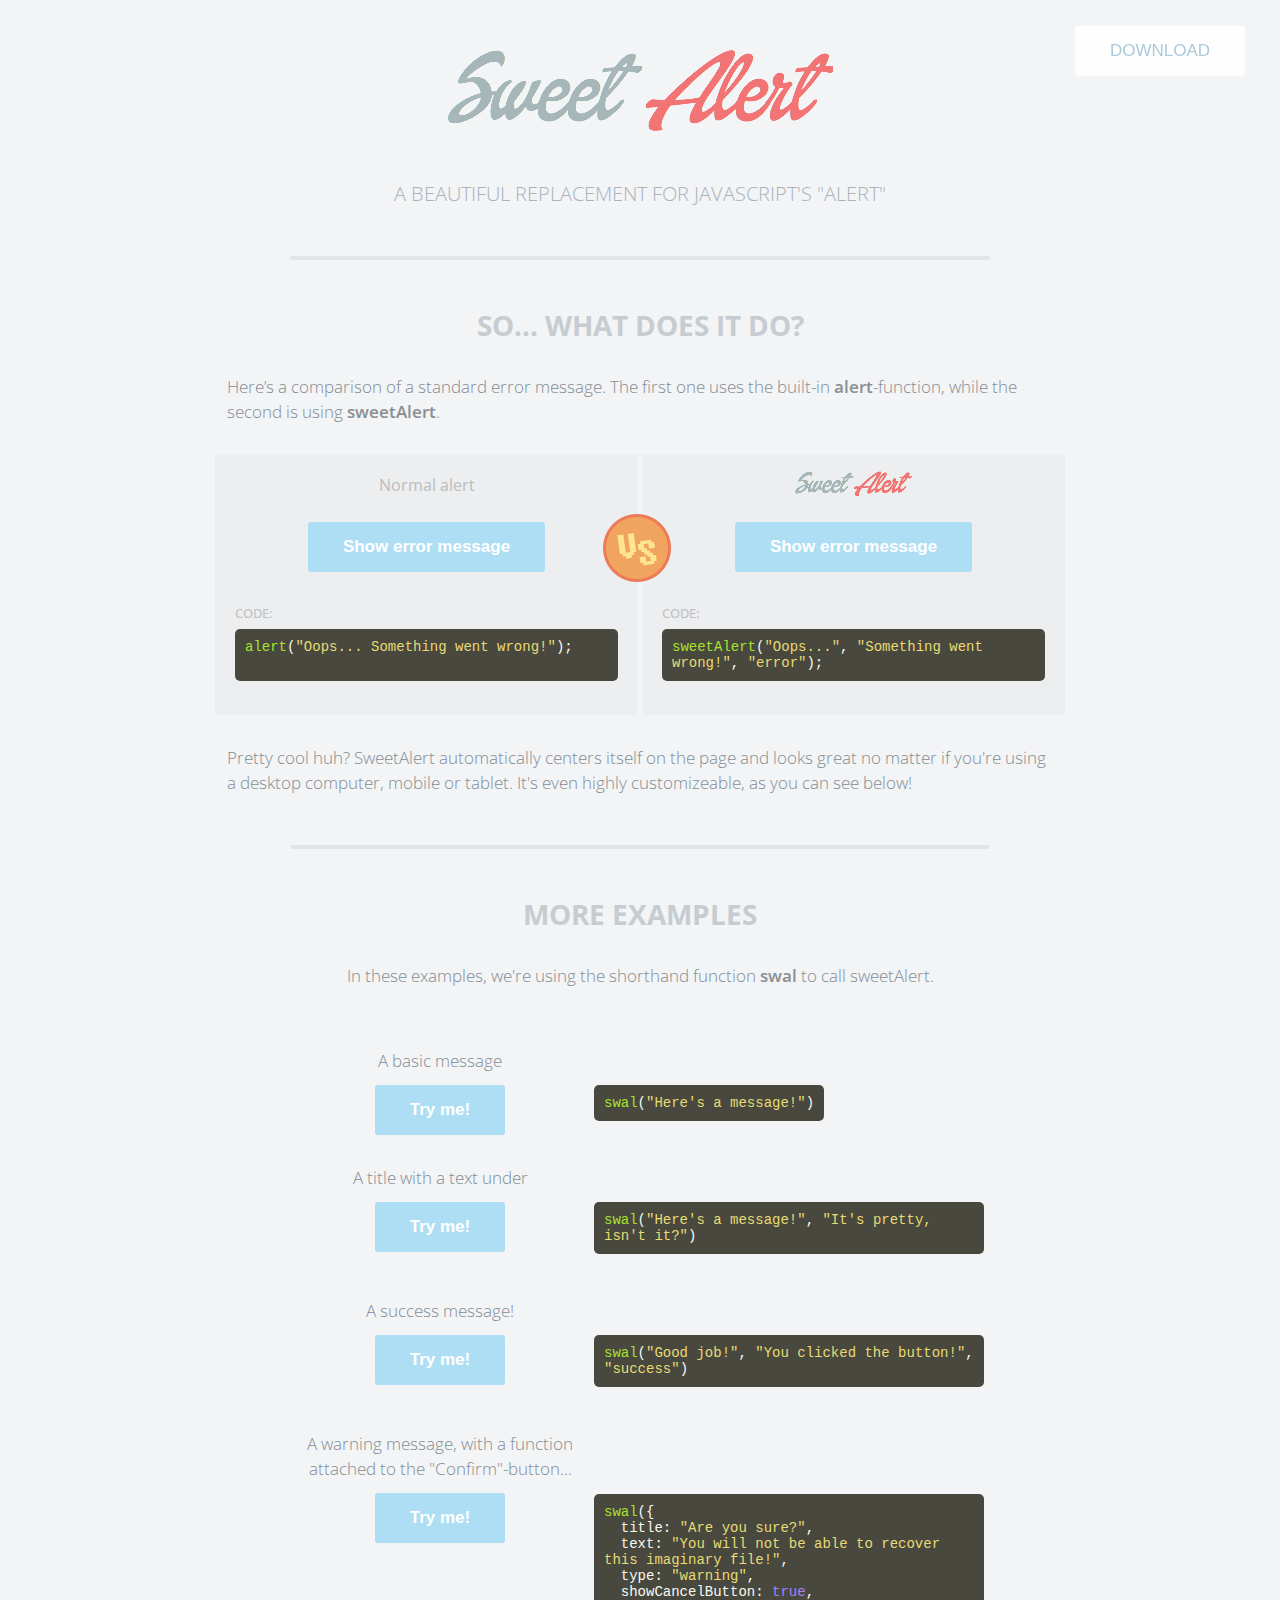
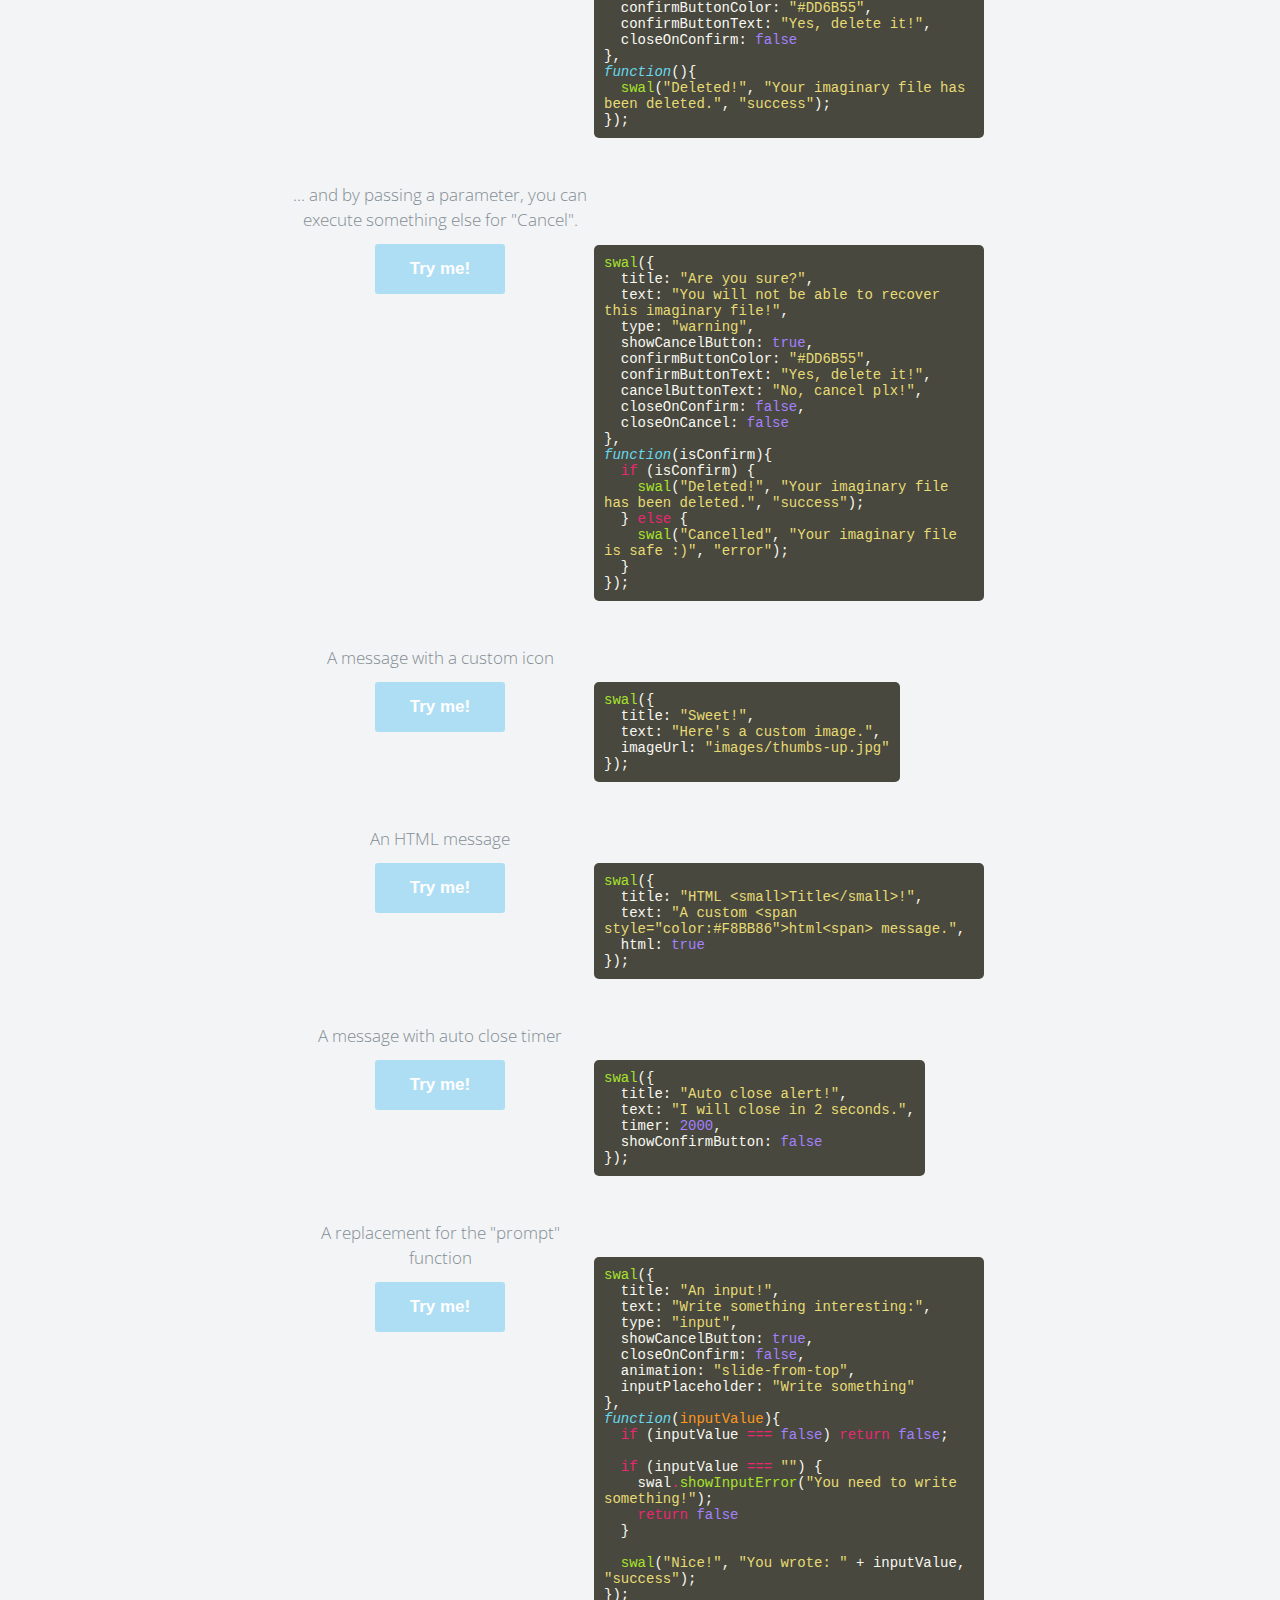
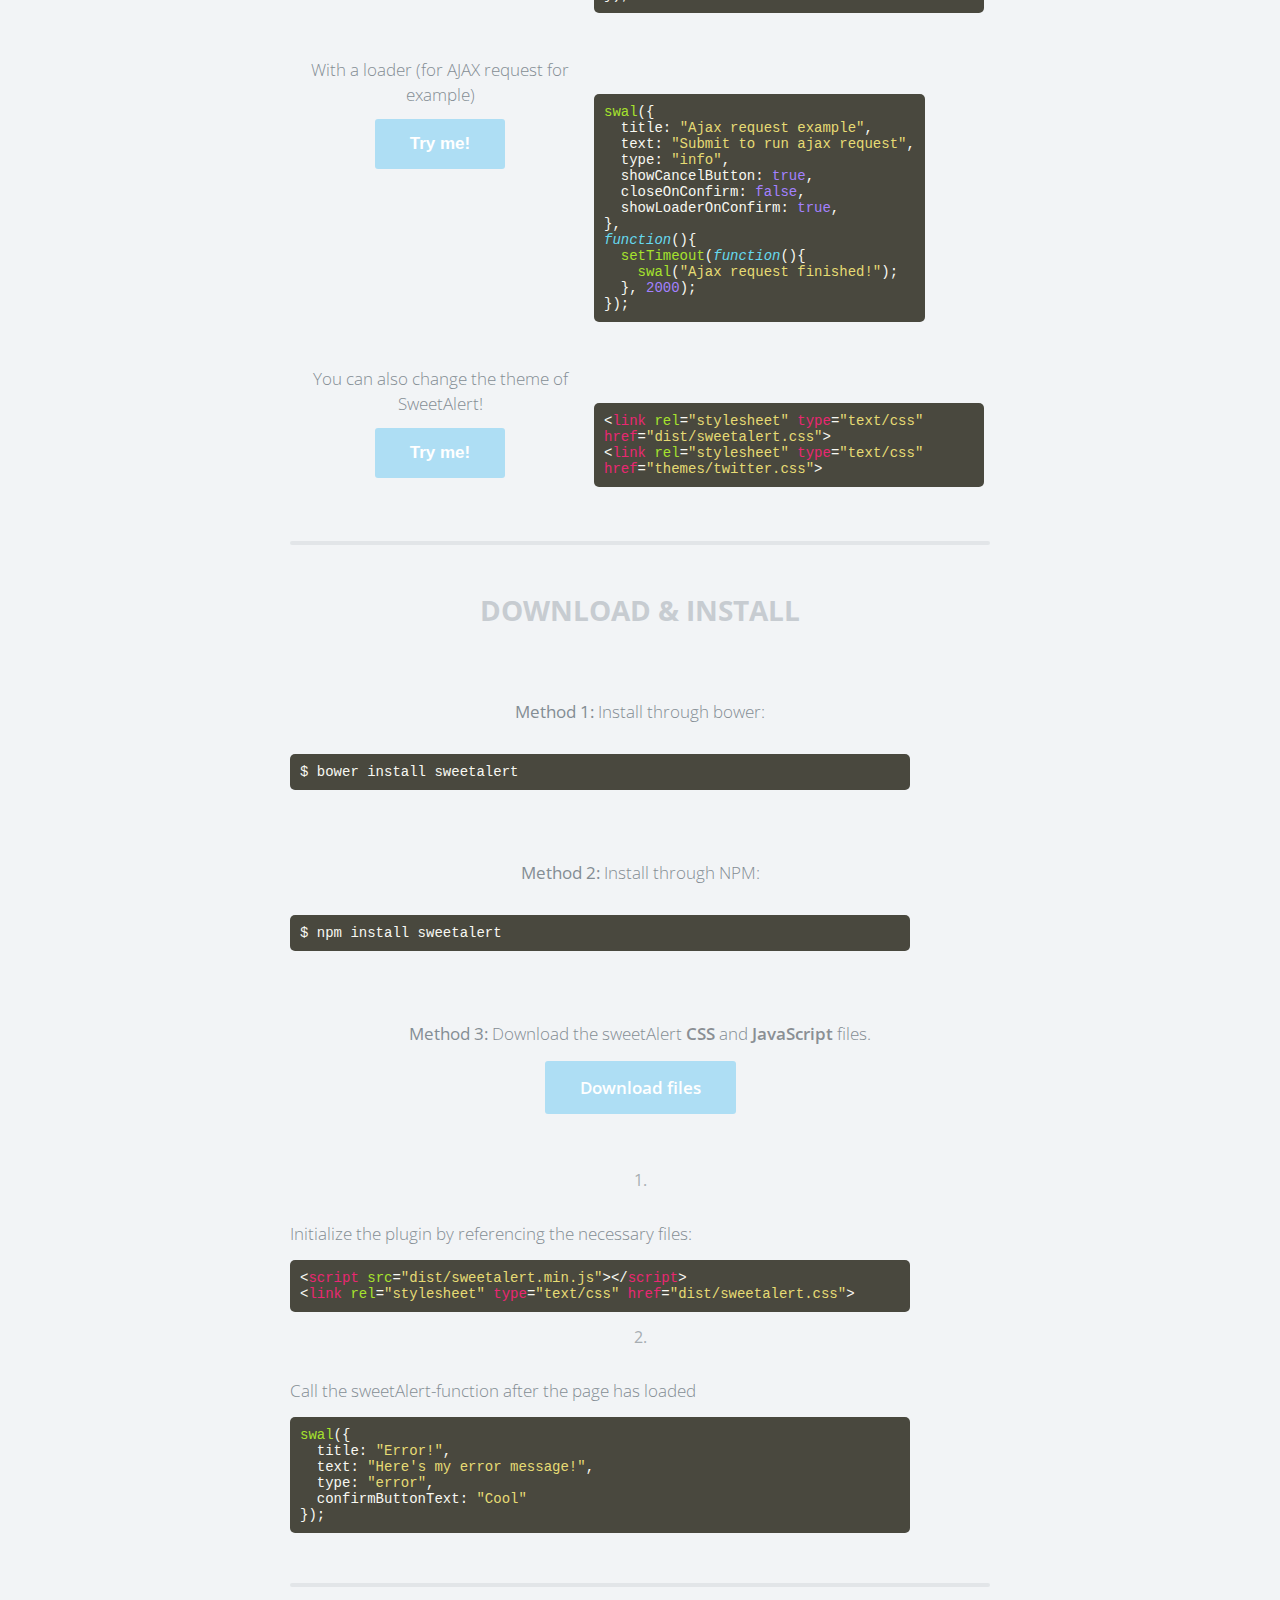
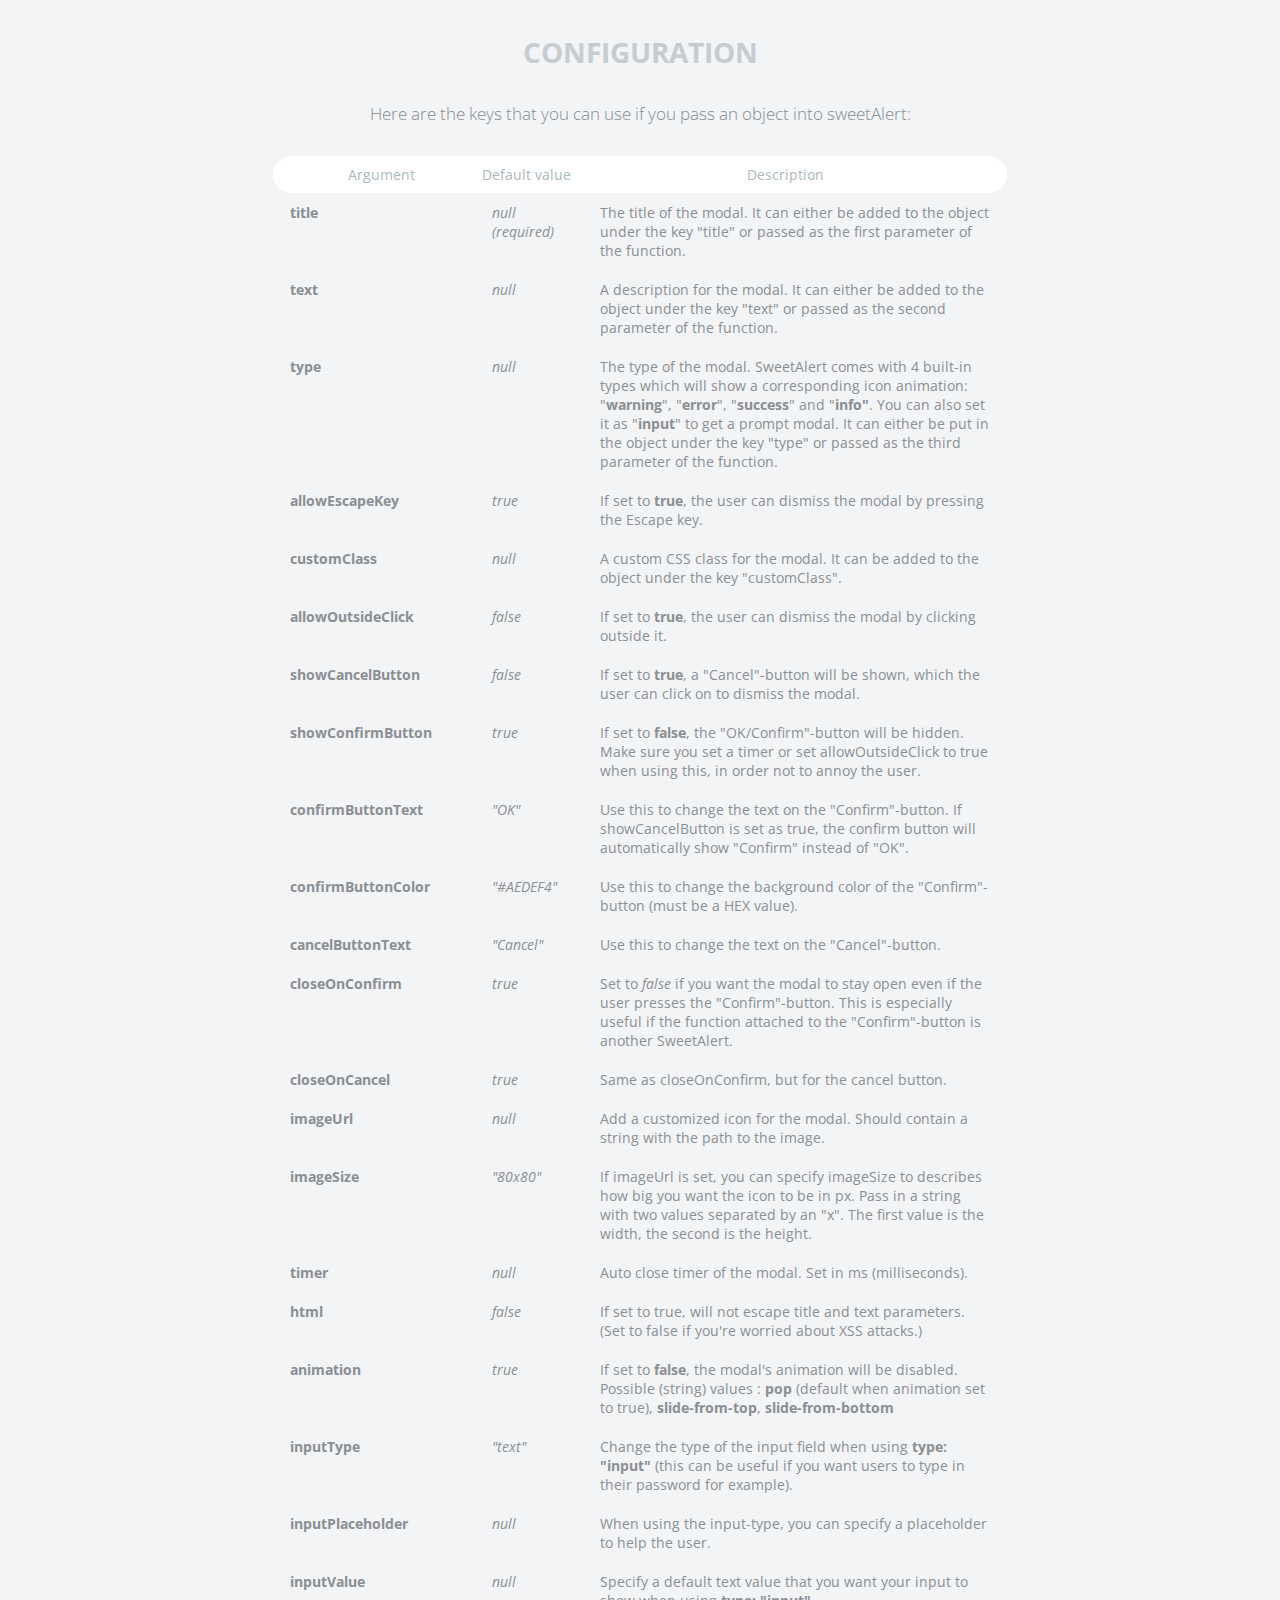
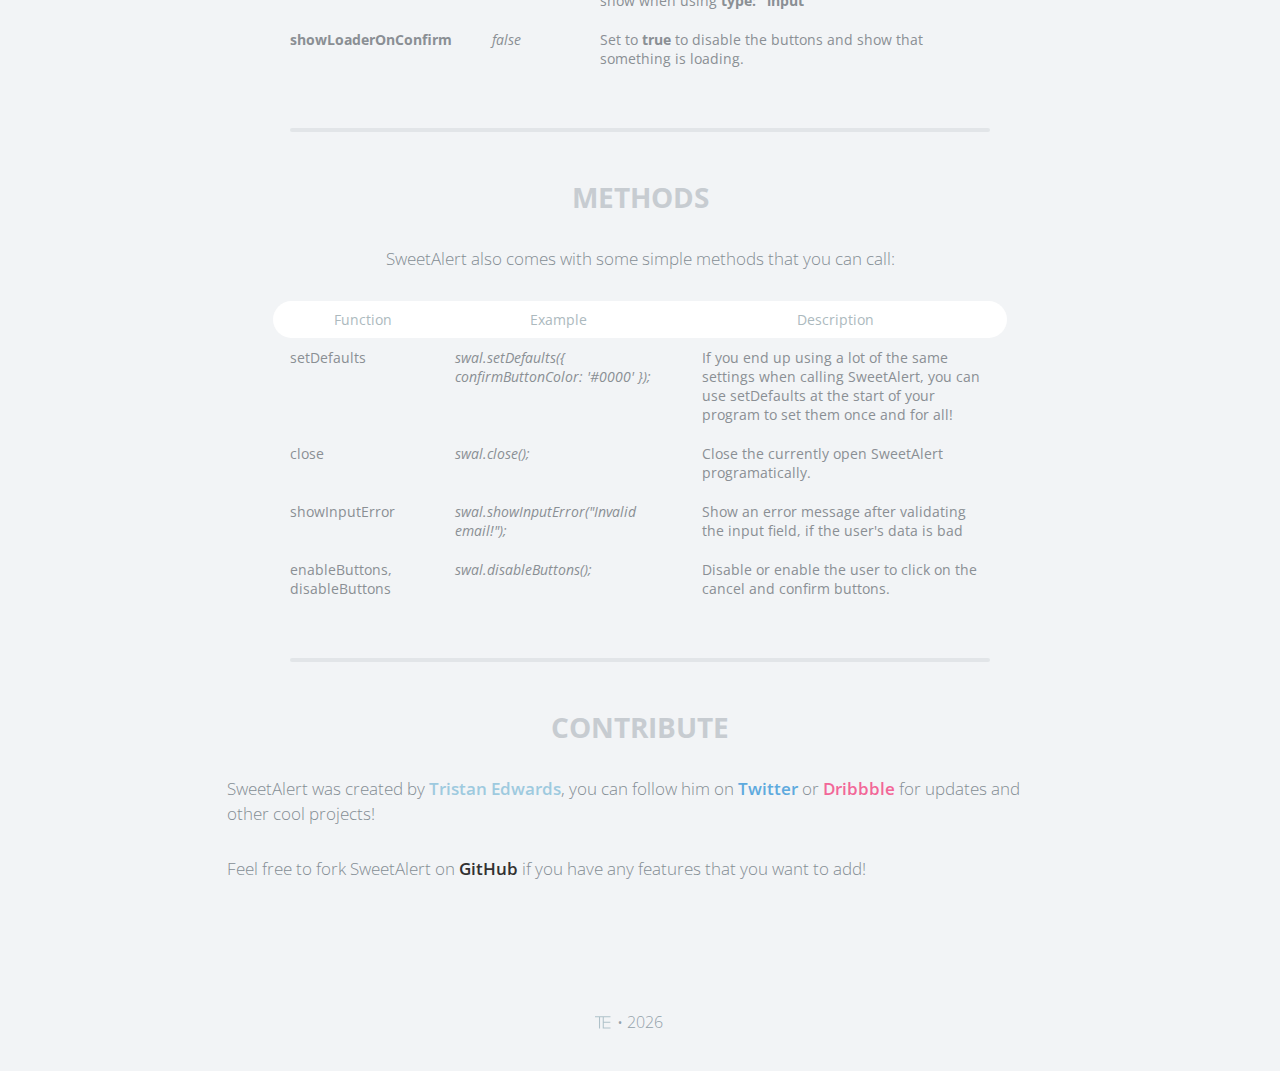
<file: bower_components/sweetalert/index.html>
<!doctype html>

<html>

<head>
  <meta charset="utf-8">
  <meta name="viewport" content="width=device-width, initial-scale=1, maximum-scale=1, user-scalable=0" />
  <title>SweetAlert</title>

  <link rel="stylesheet" href="example/example.css">
  <script src="https://code.jquery.com/jquery-2.1.3.min.js"></script>

  <!-- This is what you need -->
  <script src="dist/sweetalert-dev.js"></script>
  <link rel="stylesheet" href="dist/sweetalert.css">
  <!--.......................-->

</head>

<body>

<h1>Sweet Alert</h1>
<h2>A beautiful replacement for JavaScript's "Alert"</h2>
<button class="download">Download</button>

<!-- What does it do? -->
<h3>So... What does it do?</h3>
<p>Here’s a comparison of a standard error message. The first one uses the built-in <strong>alert</strong>-function, while the second is using <strong>sweetAlert</strong>.</p>

<div class="showcase normal">
	<h4>Normal alert</h4>
	<button>Show error message</button>

	<h5>Code:</h5>
	<pre><span class="attr">alert</span>(<span class="str">"Oops... Something went wrong!"</span>);

	</pre>

	<div class="vs-icon"></div>
</div>

<div class="showcase sweet">
	<h4>Sweet Alert</h4>
	<button>Show error message</button>

	<h5>Code:</h5>
	<pre><span class="attr">sweetAlert</span>(<span class="str">"Oops..."</span>, <span class="str">"Something went wrong!"</span>, <span class="str">"error"</span>);</pre>
</div>

<p>Pretty cool huh? SweetAlert automatically centers itself on the page and looks great no matter if you're using a desktop computer, mobile or tablet. It's even highly customizeable, as you can see below!</p>


<!-- Examples -->
<h3>More examples</h3>

<p class="center">In these examples, we're using the shorthand function <strong>swal</strong> to call sweetAlert.</p>

<ul class="examples">

	<li class="message">
		<div class="ui">
			<p>A basic message</p>
			<button>Try me!</button>
		</div>
		<pre><span class="attr">swal</span>(<span class="str">"Here's a message!"</span>)</pre>
	</li>

	<li class="title-text">
		<div class="ui">
			<p>A title with a text under</p>
			<button>Try me!</button>
		</div>
		<pre><span class="attr">swal</span>(<span class="str">"Here's a message!"</span>, <span class="str">"It's pretty, isn't it?"</span>)</pre>
	</li>

	<li class="success">
		<div class="ui">
			<p>A success message!</p>
			<button>Try me!</button>
		</div>
		<pre><span class="attr">swal</span>(<span class="str">"Good job!"</span>, <span class="str">"You clicked the button!"</span>, <span class="str">"success"</span>)</pre>
	</li>

	<li class="warning confirm">
		<div class="ui">
			<p>A warning message, with a function attached to the "Confirm"-button...</p>
			<button>Try me!</button>
		</div>
		<pre><span class="attr">swal</span>({
&nbsp;&nbsp;title: <span class="str">"Are you sure?"</span>,
&nbsp;&nbsp;text: <span class="str">"You will not be able to recover this imaginary file!"</span>,
&nbsp;&nbsp;type: <span class="str">"warning"</span>,
&nbsp;&nbsp;showCancelButton: <span class="val">true</span>,
&nbsp;&nbsp;confirmButtonColor: <span class="str">"#DD6B55"</span>,
&nbsp;&nbsp;confirmButtonText: <span class="str">"Yes, delete it!"</span>,
&nbsp;&nbsp;closeOnConfirm: <span class="val">false</span>
},
<span class="func"><i>function</i></span>(){
&nbsp;&nbsp;<span class="attr">swal</span>(<span class="str">"Deleted!"</span>, <span class="str">"Your imaginary file has been deleted."</span>, <span class="str">"success"</span>);
});</pre>
	</li>

	<li class="warning cancel">
		<div class="ui">
			<p>... and by passing a parameter, you can execute something else for "Cancel".</p>
			<button>Try me!</button>
		</div>
		<pre><span class="attr">swal</span>({
&nbsp;&nbsp;title: <span class="str">"Are you sure?"</span>,
&nbsp;&nbsp;text: <span class="str">"You will not be able to recover this imaginary file!"</span>,
&nbsp;&nbsp;type: <span class="str">"warning"</span>,
&nbsp;&nbsp;showCancelButton: <span class="val">true</span>,
&nbsp;&nbsp;confirmButtonColor: <span class="str">"#DD6B55"</span>,
&nbsp;&nbsp;confirmButtonText: <span class="str">"Yes, delete it!"</span>,
&nbsp;&nbsp;cancelButtonText: <span class="str">"No, cancel plx!"</span>,
&nbsp;&nbsp;closeOnConfirm: <span class="val">false</span>,
&nbsp;&nbsp;closeOnCancel: <span class="val">false</span>
},
<span class="func"><i>function</i></span>(isConfirm){
&nbsp;&nbsp;<span class="tag">if</span> (isConfirm) {
&nbsp;&nbsp;&nbsp;&nbsp;<span class="attr">swal</span>(<span class="str">"Deleted!"</span>, <span class="str">"Your imaginary file has been deleted."</span>, <span class="str">"success"</span>);
&nbsp;&nbsp;} <span class="tag">else</span> {
	&nbsp;&nbsp;&nbsp;&nbsp;<span class="attr">swal</span>(<span class="str">"Cancelled"</span>, <span class="str">"Your imaginary file is safe :)"</span>, <span class="str">"error"</span>);
&nbsp;&nbsp;}
});</pre>
	</li>

	<li class="custom-icon">
		<div class="ui">
			<p>A message with a custom icon</p>
			<button>Try me!</button>
		</div>
		<pre><span class="attr">swal</span>({
&nbsp;&nbsp;title: <span class="str">"Sweet!"</span>,
&nbsp;&nbsp;text: <span class="str">"Here's a custom image."</span>,
&nbsp;&nbsp;imageUrl: <span class="str">"images/thumbs-up.jpg"</span>
});</pre>
	</li>

	<li class="message-html">
		<div class="ui">
			<p>An HTML message</p>
			<button>Try me!</button>
		</div>
		<pre><span class="attr">swal</span>({
&nbsp;&nbsp;title: <span class="str">"HTML &lt;small&gt;Title&lt;/small&gt;!"</span>,
&nbsp;&nbsp;text: <span class="str">"A custom &lt;span style="color:#F8BB86"&gt;html&lt;span&gt; message."</span>,
&nbsp;&nbsp;html: <span class="val">true</span>
});</pre>
	</li>

	<li class="timer">
		<div class="ui">
			<p>A message with auto close timer</p>
			<button>Try me!</button>
		</div>
		<pre><span class="attr">swal</span>({
&nbsp;&nbsp;title: <span class="str">"Auto close alert!"</span>,
&nbsp;&nbsp;text: <span class="str">"I will close in 2 seconds."</span>,
&nbsp;&nbsp;timer: <span class="val">2000</span>,
&nbsp;&nbsp;showConfirmButton: <span class="val">false</span>
});</pre>
	</li>


	<li class="input">
		<div class="ui">
			<p>A replacement for the "prompt" function</p>
			<button>Try me!</button>
		</div>
		<pre><span class="attr">swal</span>({
&nbsp;&nbsp;title: <span class="str">"An input!"</span>,
&nbsp;&nbsp;text: <span class="str">"Write something interesting:"</span>,
&nbsp;&nbsp;type: <span class="str">"input"</span>,
&nbsp;&nbsp;showCancelButton: <span class="val">true</span>,
&nbsp;&nbsp;closeOnConfirm: <span class="val">false</span>,
&nbsp;&nbsp;animation: <span class="str">"slide-from-top"</span>,
&nbsp;&nbsp;inputPlaceholder: <span class="str">"Write something"</span>
},
<span class="func"><i>function</i></span>(<span class="arg">inputValue</span>){
&nbsp;&nbsp;<span class="tag">if</span> (inputValue <span class="tag">===</span> <span class="val">false</span>) <span class="tag">return</span> <span class="val">false</span>;
&nbsp;&nbsp;
&nbsp;&nbsp;<span class="tag">if</span> (inputValue <span class="tag">===</span> <span class="str">""</span>) {
&nbsp;&nbsp;&nbsp;&nbsp;swal<span class="tag">.</span><span class="attr">showInputError</span>(<span class="str">"You need to write something!"</span>);
&nbsp;&nbsp;&nbsp;&nbsp;<span class="tag">return</span> <span class="val">false</span>
&nbsp;&nbsp;}
&nbsp;&nbsp;
&nbsp;&nbsp;<span class="attr">swal</span>(<span class="str">"Nice!"</span>, <span class="str">"You wrote: "</span> + inputValue, <span class="str">"success"</span>);
});</pre>
	</li>

  <li class="ajax">
    <div class="ui">
			<p>With a loader (for AJAX request for example)</p>
			<button>Try me!</button>
		</div>
		<pre><span class="attr">swal</span>({
&nbsp;&nbsp;title: <span class="str">"Ajax request example"</span>,
&nbsp;&nbsp;text: <span class="str">"Submit to run ajax request"</span>,
&nbsp;&nbsp;type: <span class="str">"info"</span>,
&nbsp;&nbsp;showCancelButton: <span class="val">true</span>,
&nbsp;&nbsp;closeOnConfirm: <span class="val">false</span>,
&nbsp;&nbsp;showLoaderOnConfirm: <span class="val">true</span>,
},
<span class="func"><i>function</i></span>(){
&nbsp;&nbsp;<span class="attr">setTimeout</span>(<span class="func"><i>function</i></span>(){
&nbsp;&nbsp;&nbsp;&nbsp;<span class="attr">swal</span>(<span class="str">"Ajax request finished!"</span>);
&nbsp;&nbsp;}, <span class="val">2000</span>);
});</pre>
	</li>

	<li class="theme">
		<div class="ui">
			<p>You can also change the theme of SweetAlert!</p>
			<button>Try me!</button>
		</div>
		<pre>&lt;<span class="tag">link</span> <span class="attr">rel</span>=<span class="str">"stylesheet"</span> <span class="tag">type</span>=<span class="str">"text/css"</span> <span class="tag">href</span>=<span class="str">"dist/sweetalert.css"</span>&gt;
			&lt;<span class="tag">link</span> <span class="attr">rel</span>=<span class="str">"stylesheet"</span> <span class="tag">type</span>=<span class="str">"text/css"</span> <span class="tag">href</span>=<span class="str">"themes/twitter.css"</span>&gt;</pre>
	</li>

</ul>


<!-- Download & Install -->
<h3 id="download-section">Download & install</h3>

<div class="center-container">
	<p class="center"><b>Method 1:</b> Install through bower:</p>
	<pre class="center">$ bower install sweetalert</pre>
</div>

<div class="center-container">
	<p class="center"><b>Method 2:</b> Install through NPM:</p>
	<pre class="center">$ npm install sweetalert</pre>
</div>

<p class="center"><b>Method 3:</b> Download the sweetAlert <strong>CSS</strong> and <strong>JavaScript</strong> files.</p>

<a class="button" href="https://github.com/t4t5/sweetalert/archive/master.zip" download>Download files</a>

<ol>
	<li>
		<p>Initialize the plugin by referencing the necessary files:</p>
		<pre>&lt;<span class="tag">script</span> <span class="attr">src</span>=<span class="str">"dist/sweetalert.min.js"</span>&gt;&lt;/<span class="tag">script</span>&gt;
&lt;<span class="tag">link</span> <span class="attr">rel</span>=<span class="str">"stylesheet"</span> <span class="tag">type</span>=<span class="str">"text/css"</span> <span class="tag">href</span>=<span class="str">"dist/sweetalert.css"</span>&gt;</pre>
	</li>

	<li>
		<p>Call the sweetAlert-function after the page has loaded</p>
		<pre><span class="attr">swal</span>({
&nbsp;&nbsp;title: <span class="str">"Error!"</span>,
&nbsp;&nbsp;text: <span class="str">"Here's my error message!"</span>,
&nbsp;&nbsp;type: <span class="str">"error"</span>,
&nbsp;&nbsp;confirmButtonText: <span class="str">"Cool"</span>
});
</pre>
	</li>
</ol>



<!-- Configuration -->
<h3>Configuration</h3>

<p class="center">Here are the keys that you can use if you pass an object into sweetAlert:</p>

<table>
	<tr class="titles">
		<th>
			<div class="border-left"></div>
			Argument
		</th>
		<th>Default value</th>
		<th>
			<div class="border-right"></div>
			Description
		</th>
	</tr>
	<tr>
		<td><b>title</b></td>
		<td><i>null (required)</i></td>
		<td>The title of the modal. It can either be added to the object under the key "title" or passed as the first parameter of the function.</td>
	</tr>
	<tr>
		<td><b>text</b></td>
		<td><i>null</i></td>
		<td>A description for the modal. It can either be added to the object under the key "text" or passed as the second parameter of the function.</td>
	</tr>
	<tr>
		<td><b>type</b></td>
		<td><i>null</i></td>
		<td>The type of the modal. SweetAlert comes with 4 built-in types which will show a corresponding icon animation: "<strong>warning</strong>", "<strong>error</strong>", "<strong>success</strong>" and "<strong>info"</strong>. You can also set it as "<strong>input</strong>" to get a prompt modal. It can either be put in the object under the key "type" or passed as the third parameter of the function.</td>
	</tr>
    <tr>
      <td><b>allowEscapeKey</b></td>
      <td><i>true</i></td>
      <td>If set to <strong>true</strong>, the user can dismiss the modal by pressing the Escape key.</td>
    </tr>
	<tr>
		<td><b>customClass</b></td>
		<td><i>null</i></td>
		<td>A custom CSS class for the modal. It can be added to the object under the key "customClass".</td>
	</tr>
	<tr>
		<td><b>allowOutsideClick</b></td>
		<td><i>false</i></td>
		<td>If set to <strong>true</strong>, the user can dismiss the modal by clicking outside it.</td>
	</tr>
	<tr>
		<td><b>showCancelButton</b></td>
		<td><i>false</i></td>
		<td>If set to <strong>true</strong>, a "Cancel"-button will be shown, which the user can click on to dismiss the modal.</td>
	</tr>
	<tr>
		<td><b>showConfirmButton</b></td>
		<td><i>true</i></td>
		<td>If set to <strong>false</strong>, the "OK/Confirm"-button will be hidden. Make sure you set a timer or set allowOutsideClick to true when using this, in order not to annoy the user.</td>
	</tr>
	<tr>
		<td><b>confirmButtonText</b></td>
		<td><i>"OK"</i></td>
		<td>Use this to change the text on the "Confirm"-button. If showCancelButton is set as true, the confirm button will automatically show "Confirm" instead of "OK".</td>
	</tr>
	<tr>
		<td><b>confirmButtonColor</b></td>
		<td><i>"#AEDEF4"</i></td>
		<td>Use this to change the background color of the "Confirm"-button (must be a HEX value).</td>
	</tr>
	<tr>
		<td><b>cancelButtonText</b></td>
		<td><i>"Cancel"</i></td>
		<td>Use this to change the text on the "Cancel"-button.</td>
	</tr>
	<tr>
		<td><b>closeOnConfirm</b></td>
		<td><i>true</i></td>
		<td>Set to <i>false</i> if you want the modal to stay open even if the user presses the "Confirm"-button. This is especially useful if the function attached to the "Confirm"-button is another SweetAlert.</td>
	</tr>
	<tr>
		<td><b>closeOnCancel</b></td>
		<td><i>true</i></td>
		<td>Same as closeOnConfirm, but for the cancel button.</td>
	</tr>
	<tr>
		<td><b>imageUrl</b></td>
		<td><i>null</i></td>
		<td>Add a customized icon for the modal. Should contain a string with the path to the image.</td>
	</tr>
	<tr>
		<td><b>imageSize</b></td>
		<td><i>"80x80"</i></td>
		<td>If imageUrl is set, you can specify imageSize to describes how big you want the icon to be in px. Pass in a string with two values separated by an "x". The first value is the width, the second is the height.</td>
	</tr>
	<tr>
		<td><b>timer</b></td>
		<td><i>null</i></td>
		<td>Auto close timer of the modal. Set in ms (milliseconds).</td>
	</tr>
	<tr>
		<td><b>html</b></td>
		<td><i>false</i></td>
		<td>If set to true, will not escape title and text parameters. (Set to false if you're worried about XSS attacks.)</td>
	</tr>
	<tr>
		<td><b>animation</b></td>
		<td><i>true</i></td>
		<td>If set to <strong>false</strong>, the modal's animation will be disabled. Possible (string) values : <strong>pop</strong> (default when animation set to true), <strong>slide-from-top</strong>, <strong>slide-from-bottom</strong></td>
	</tr>
	<tr>
		<td><b>inputType</b></td>
		<td><i>"text"</i></td>
		<td>Change the type of the input field when using <strong>type: "input"</strong> (this can be useful if you want users to type in their password for example).</td>
	</tr>
	<tr>
		<td><b>inputPlaceholder</b></td>
		<td><i>null</i></td>
		<td>When using the input-type, you can specify a placeholder to help the user.</td>
	</tr>
	<tr>
		<td><b>inputValue</b></td>
		<td><i>null</i></td>
		<td>Specify a default text value that you want your input to show when using <strong>type: "input"</strong></td>
	</tr>
	<tr>
		<td><b>showLoaderOnConfirm</b></td>
		<td><i>false</i></td>
    <td>Set to <strong>true</strong> to disable the buttons and show that something is loading.</td>
	</tr>
</table>


<!-- Methods -->
<h3>Methods</h3>

<p class="center">SweetAlert also comes with some simple methods that you can call:</p>

<table>
	<tr class="titles">
		<th>
			<div class="border-left"></div>
			Function
		</th>
		<th>Example</th>
		<th>
			<div class="border-right"></div>
			Description
		</th>
	</tr>
	<tr>
		<td>setDefaults</td>
		<td><i>swal.setDefaults({ confirmButtonColor: '#0000' });</i></td>
		<td>If you end up using a lot of the same settings when calling SweetAlert, you can use setDefaults at the start of your program to set them once and for all!</td>
	</tr>
	<tr>
		<td>close</td>
		<td><i>swal.close();</i></td>
		<td>Close the currently open SweetAlert programatically.</td>
	</tr>
	<tr>
		<td>showInputError</td>
		<td><i>swal.showInputError("Invalid email!");</i></td>
		<td>Show an error message after validating the input field, if the user's data is bad</td>
	</tr>
	<tr>
		<td>enableButtons, disableButtons</td>
		<td><i>swal.disableButtons();</i></td>
		<td>Disable or enable the user to click on the cancel and confirm buttons.</td>
	</tr>
</table>



<!-- Contribute -->
<h3>Contribute</h3>
<p>SweetAlert was created by <a href="http://tristanedwards.me" target="_blank">Tristan Edwards</a>, you can follow him on <a href="https://twitter.com/t4t5" target="_blank" class="twitter">Twitter</a> or <a href="https://dribbble.com/tristanedwards" target="_blank" class="dribbble">Dribbble</a> for updates and other cool projects!</p>
<p>Feel free to fork SweetAlert on <a href="https://github.com/t4t5/sweetalert" class="github">GitHub</a> if you have any features that you want to add!</p>


<footer>
	<span class="te-logo">TE</span> • <script>document.write(new Date().getFullYear())</script>
</footer>


<script>

document.querySelector('button.download').onclick = function(){
	$("html, body").animate({ scrollTop: $("#download-section").offset().top }, 1000);
};

document.querySelector('.showcase.normal button').onclick = function(){
	alert("Oops... Something went wrong!");
};

document.querySelector('.showcase.sweet button').onclick = function(){
	swal("Oops...", "Something went wrong!", "error");
};

document.querySelector('ul.examples li.message button').onclick = function(){
	swal("Here's a message!");
};

document.querySelector('ul.examples li.timer button').onclick = function(){
	swal({
		title: "Auto close alert!",
		text: "I will close in 2 seconds.",
		timer: 2000,
		showConfirmButton: false
	});
};

document.querySelector('ul.examples li.title-text button').onclick = function(){
	swal("Here's a message!", "It's pretty, isn't it?");
};

document.querySelector('ul.examples li.success button').onclick = function(){
	swal("Good job!", "You clicked the button!", "success");
};

document.querySelector('ul.examples li.warning.confirm button').onclick = function(){
	swal({
		title: "Are you sure?",
		text: "You will not be able to recover this imaginary file!",
		type: "warning",
		showCancelButton: true,
		confirmButtonColor: '#DD6B55',
		confirmButtonText: 'Yes, delete it!',
		closeOnConfirm: false
	},
	function(){
		swal("Deleted!", "Your imaginary file has been deleted!", "success");
	});
};

document.querySelector('ul.examples li.warning.cancel button').onclick = function(){
	swal({
		title: "Are you sure?",
		text: "You will not be able to recover this imaginary file!",
		type: "warning",
		showCancelButton: true,
		confirmButtonColor: '#DD6B55',
		confirmButtonText: 'Yes, delete it!',
		cancelButtonText: "No, cancel plx!",
		closeOnConfirm: false,
		closeOnCancel: false
	},
	function(isConfirm){
    if (isConfirm){
      swal("Deleted!", "Your imaginary file has been deleted!", "success");
    } else {
      swal("Cancelled", "Your imaginary file is safe :)", "error");
    }
	});
};

document.querySelector('ul.examples li.custom-icon button').onclick = function(){
	swal({
		title: "Sweet!",
		text: "Here's a custom image.",
		imageUrl: 'example/images/thumbs-up.jpg'
	});
};

document.querySelector('ul.examples li.message-html button').onclick = function(){
	swal({
		title: "HTML <small>Title</small>!",
		text: 'A custom <span style="color:#F8BB86">html<span> message.',
		html: true
	});
};

document.querySelector('ul.examples li.input button').onclick = function(){
	swal({
		title: "An input!",
		text: 'Write something interesting:',
		type: 'input',
		showCancelButton: true,
		closeOnConfirm: false,
		animation: "slide-from-top",
		inputPlaceholder: "Write something",
	},
	function(inputValue){
		if (inputValue === false) return false;

		if (inputValue === "") {
			swal.showInputError("You need to write something!");
			return false;
		}
    
		swal("Nice!", 'You wrote: ' + inputValue, "success");

	});
};

document.querySelector('ul.examples li.theme button').onclick = function() {
	swal({
		title: "Themes!",
		text: "Here's the Twitter theme for SweetAlert!",
		confirmButtonText: "Cool!",
		customClass: 'twitter'
	});
};

document.querySelector('ul.examples li.ajax button').onclick = function() {
  swal({
    title: 'Ajax request example',
    text: 'Submit to run ajax request',
    type: 'info',
    showCancelButton: true,
    closeOnConfirm: false,
    showLoaderOnConfirm: true,
  }, function(){
    setTimeout(function() {
      swal('Ajax request finished!');
    }, 2000);
  });
};

</script>



</body>

</html>
</file>
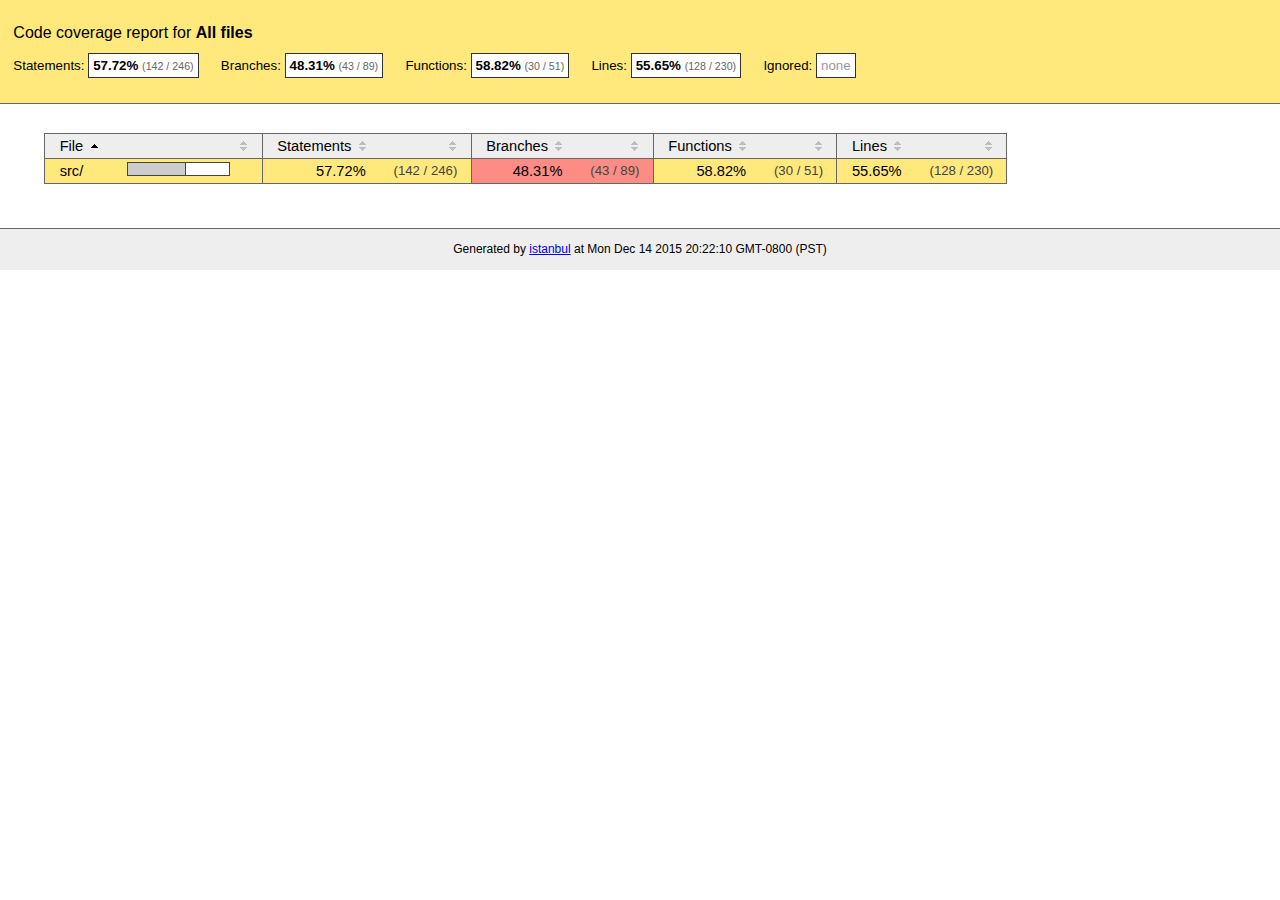
<file: bower_components/ui-listView/reports/coverage/html/index.html>
<!DOCTYPE html>
<html lang="en">
<head>
    <title>Code coverage report for All files</title>
    <meta charset="utf-8">
    <link rel="stylesheet" href="prettify.css">
    <link rel="stylesheet" href="base.css">
    <style type='text/css'>
        div.coverage-summary .sorter {
            background-image: url(sort-arrow-sprite.png);
        }
    </style>
</head>
<body>
<div class="header medium">
    <h1>Code coverage report for <span class="entity">All files</span></h1>
    <h2>
        Statements: <span class="metric">57.72% <small>(142 / 246)</small></span> &nbsp;&nbsp;&nbsp;&nbsp;
        Branches: <span class="metric">48.31% <small>(43 / 89)</small></span> &nbsp;&nbsp;&nbsp;&nbsp;
        Functions: <span class="metric">58.82% <small>(30 / 51)</small></span> &nbsp;&nbsp;&nbsp;&nbsp;
        Lines: <span class="metric">55.65% <small>(128 / 230)</small></span> &nbsp;&nbsp;&nbsp;&nbsp;
        Ignored: <span class="metric"><span class="ignore-none">none</span></span> &nbsp;&nbsp;&nbsp;&nbsp;
    </h2>
    <div class="path"></div>
</div>
<div class="body">
<div class="coverage-summary">
<table>
<thead>
<tr>
   <th data-col="file" data-fmt="html" data-html="true" class="file">File</th>
   <th data-col="pic" data-type="number" data-fmt="html" data-html="true" class="pic"></th>
   <th data-col="statements" data-type="number" data-fmt="pct" class="pct">Statements</th>
   <th data-col="statements_raw" data-type="number" data-fmt="html" class="abs"></th>
   <th data-col="branches" data-type="number" data-fmt="pct" class="pct">Branches</th>
   <th data-col="branches_raw" data-type="number" data-fmt="html" class="abs"></th>
   <th data-col="functions" data-type="number" data-fmt="pct" class="pct">Functions</th>
   <th data-col="functions_raw" data-type="number" data-fmt="html" class="abs"></th>
   <th data-col="lines" data-type="number" data-fmt="pct" class="pct">Lines</th>
   <th data-col="lines_raw" data-type="number" data-fmt="html" class="abs"></th>
</tr>
</thead>
<tbody><tr>
	<td class="file medium" data-value="src/"><a href="src/index.html">src/</a></td>
	<td data-value="57.72" class="pic medium"><span class="cover-fill" style="width: 57px;"></span><span class="cover-empty" style="width:43px;"></span></td>
	<td data-value="57.72" class="pct medium">57.72%</td>
	<td data-value="246" class="abs medium">(142&nbsp;/&nbsp;246)</td>
	<td data-value="48.31" class="pct low">48.31%</td>
	<td data-value="89" class="abs low">(43&nbsp;/&nbsp;89)</td>
	<td data-value="58.82" class="pct medium">58.82%</td>
	<td data-value="51" class="abs medium">(30&nbsp;/&nbsp;51)</td>
	<td data-value="55.65" class="pct medium">55.65%</td>
	<td data-value="230" class="abs medium">(128&nbsp;/&nbsp;230)</td>
	</tr>

</tbody>
</table>
</div>
</div>
<div class="footer">
    <div class="meta">Generated by <a href="http://istanbul-js.org/" target="_blank">istanbul</a> at Mon Dec 14 2015 20:22:10 GMT-0800 (PST)</div>
</div>
<script src="prettify.js"></script>
<script>
window.onload = function () {
        if (typeof prettyPrint === 'function') {
            prettyPrint();
        }
};
</script>
<script src="sorter.js"></script>
</body>
</html>
</file>
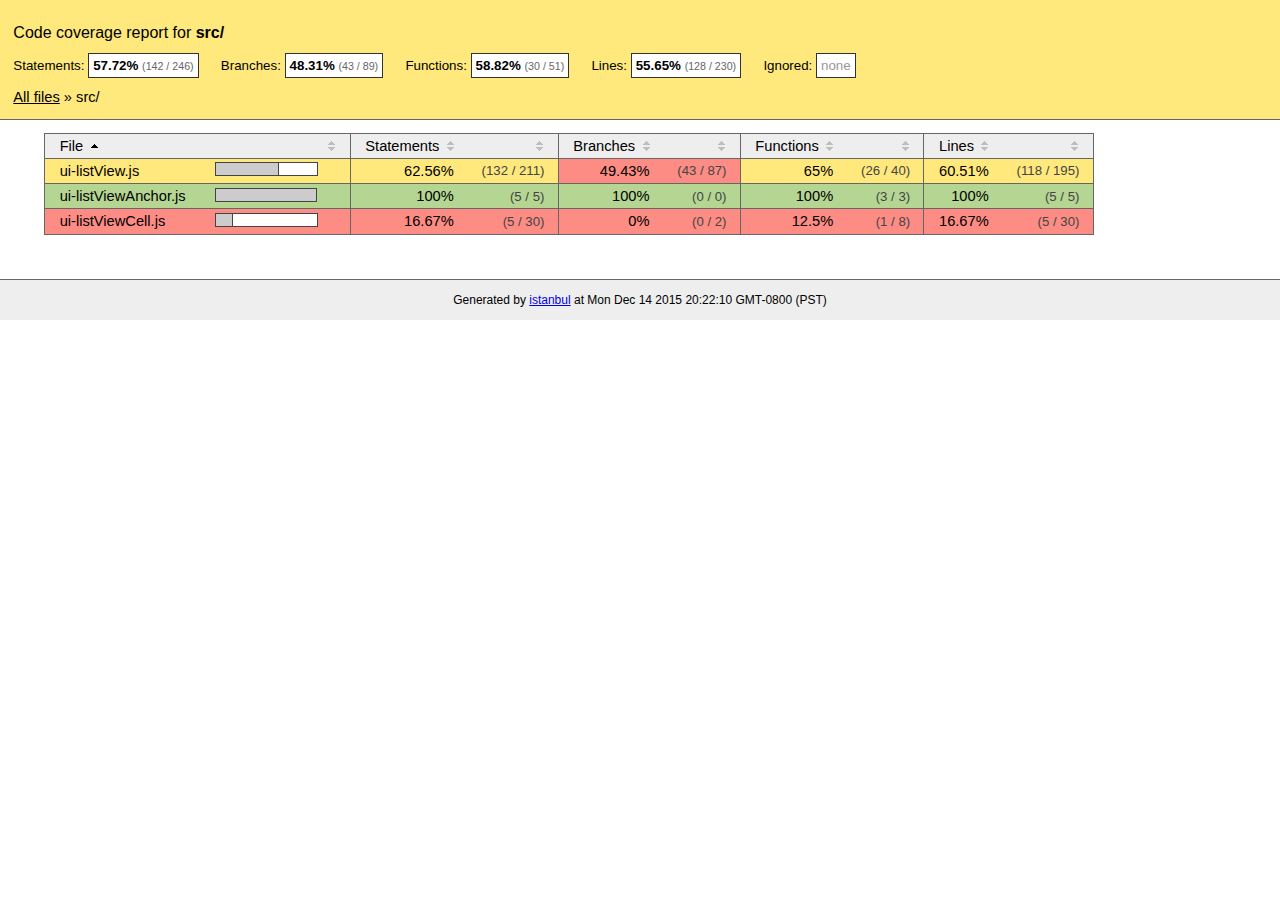
<file: bower_components/ui-listView/reports/coverage/html/src/index.html>
<!doctype html>
<html lang="en">
<head>
    <title>Code coverage report for src/</title>
    <meta charset="utf-8">
    <link rel="stylesheet" href="../prettify.css">
    <link rel="stylesheet" href="../base.css">
    <style type='text/css'>
        div.coverage-summary .sorter {
            background-image: url(../sort-arrow-sprite.png);
        }
    </style>
</head>
<body>
<div class="header medium">
    <h1>Code coverage report for <span class="entity">src/</span></h1>
    <h2>
        Statements: <span class="metric">57.72% <small>(142 / 246)</small></span> &nbsp;&nbsp;&nbsp;&nbsp;
        Branches: <span class="metric">48.31% <small>(43 / 89)</small></span> &nbsp;&nbsp;&nbsp;&nbsp;
        Functions: <span class="metric">58.82% <small>(30 / 51)</small></span> &nbsp;&nbsp;&nbsp;&nbsp;
        Lines: <span class="metric">55.65% <small>(128 / 230)</small></span> &nbsp;&nbsp;&nbsp;&nbsp;
        Ignored: <span class="metric"><span class="ignore-none">none</span></span> &nbsp;&nbsp;&nbsp;&nbsp;
    </h2>
    <div class="path"><a href="../index.html">All files</a> &#187; src/</div>
</div>
<div class="body">
<div class="coverage-summary">
<table>
<thead>
<tr>
   <th data-col="file" data-fmt="html" data-html="true" class="file">File</th>
   <th data-col="pic" data-type="number" data-fmt="html" data-html="true" class="pic"></th>
   <th data-col="statements" data-type="number" data-fmt="pct" class="pct">Statements</th>
   <th data-col="statements_raw" data-type="number" data-fmt="html" class="abs"></th>
   <th data-col="branches" data-type="number" data-fmt="pct" class="pct">Branches</th>
   <th data-col="branches_raw" data-type="number" data-fmt="html" class="abs"></th>
   <th data-col="functions" data-type="number" data-fmt="pct" class="pct">Functions</th>
   <th data-col="functions_raw" data-type="number" data-fmt="html" class="abs"></th>
   <th data-col="lines" data-type="number" data-fmt="pct" class="pct">Lines</th>
   <th data-col="lines_raw" data-type="number" data-fmt="html" class="abs"></th>
</tr>
</thead>
<tbody><tr>
	<td class="file medium" data-value="ui-listView.js"><a href="ui-listView.js.html">ui-listView.js</a></td>
	<td data-value="62.56" class="pic medium"><span class="cover-fill" style="width: 62px;"></span><span class="cover-empty" style="width:38px;"></span></td>
	<td data-value="62.56" class="pct medium">62.56%</td>
	<td data-value="211" class="abs medium">(132&nbsp;/&nbsp;211)</td>
	<td data-value="49.43" class="pct low">49.43%</td>
	<td data-value="87" class="abs low">(43&nbsp;/&nbsp;87)</td>
	<td data-value="65" class="pct medium">65%</td>
	<td data-value="40" class="abs medium">(26&nbsp;/&nbsp;40)</td>
	<td data-value="60.51" class="pct medium">60.51%</td>
	<td data-value="195" class="abs medium">(118&nbsp;/&nbsp;195)</td>
	</tr>

<tr>
	<td class="file high" data-value="ui-listViewAnchor.js"><a href="ui-listViewAnchor.js.html">ui-listViewAnchor.js</a></td>
	<td data-value="100" class="pic high"><span class="cover-fill cover-full" style="width: 100px;"></span><span class="cover-empty" style="width:0px;"></span></td>
	<td data-value="100" class="pct high">100%</td>
	<td data-value="5" class="abs high">(5&nbsp;/&nbsp;5)</td>
	<td data-value="100" class="pct high">100%</td>
	<td data-value="0" class="abs high">(0&nbsp;/&nbsp;0)</td>
	<td data-value="100" class="pct high">100%</td>
	<td data-value="3" class="abs high">(3&nbsp;/&nbsp;3)</td>
	<td data-value="100" class="pct high">100%</td>
	<td data-value="5" class="abs high">(5&nbsp;/&nbsp;5)</td>
	</tr>

<tr>
	<td class="file low" data-value="ui-listViewCell.js"><a href="ui-listViewCell.js.html">ui-listViewCell.js</a></td>
	<td data-value="16.67" class="pic low"><span class="cover-fill" style="width: 16px;"></span><span class="cover-empty" style="width:84px;"></span></td>
	<td data-value="16.67" class="pct low">16.67%</td>
	<td data-value="30" class="abs low">(5&nbsp;/&nbsp;30)</td>
	<td data-value="0" class="pct low">0%</td>
	<td data-value="2" class="abs low">(0&nbsp;/&nbsp;2)</td>
	<td data-value="12.5" class="pct low">12.5%</td>
	<td data-value="8" class="abs low">(1&nbsp;/&nbsp;8)</td>
	<td data-value="16.67" class="pct low">16.67%</td>
	<td data-value="30" class="abs low">(5&nbsp;/&nbsp;30)</td>
	</tr>

</tbody>
</table>
</div>
</div>
<div class="footer">
    <div class="meta">Generated by <a href="http://istanbul-js.org/" target="_blank">istanbul</a> at Mon Dec 14 2015 20:22:10 GMT-0800 (PST)</div>
</div>
<script src="../prettify.js"></script>
<script>
window.onload = function () {
        if (typeof prettyPrint === 'function') {
            prettyPrint();
        }
};
</script>
<script src="../sorter.js"></script>
</body>
</html>
</file>
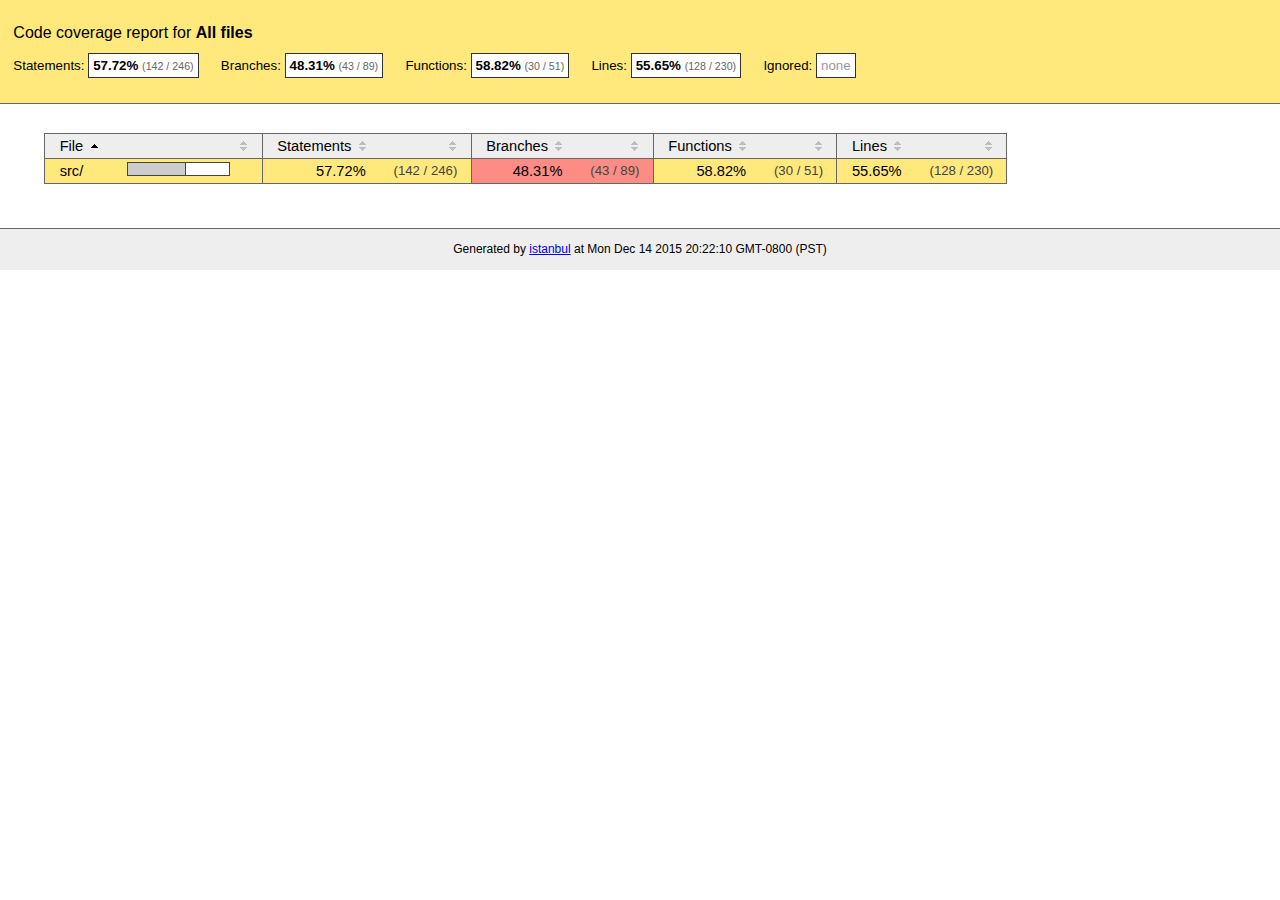
<file: bower_components/ui-listView/reports/coverage/lcov/lcov-report/index.html>
<!doctype html>
<html lang="en">
<head>
    <title>Code coverage report for All files</title>
    <meta charset="utf-8">
    <link rel="stylesheet" href="prettify.css">
    <link rel="stylesheet" href="base.css">
    <style type='text/css'>
        div.coverage-summary .sorter {
            background-image: url(sort-arrow-sprite.png);
        }
    </style>
</head>
<body>
<div class="header medium">
    <h1>Code coverage report for <span class="entity">All files</span></h1>
    <h2>
        Statements: <span class="metric">57.72% <small>(142 / 246)</small></span> &nbsp;&nbsp;&nbsp;&nbsp;
        Branches: <span class="metric">48.31% <small>(43 / 89)</small></span> &nbsp;&nbsp;&nbsp;&nbsp;
        Functions: <span class="metric">58.82% <small>(30 / 51)</small></span> &nbsp;&nbsp;&nbsp;&nbsp;
        Lines: <span class="metric">55.65% <small>(128 / 230)</small></span> &nbsp;&nbsp;&nbsp;&nbsp;
        Ignored: <span class="metric"><span class="ignore-none">none</span></span> &nbsp;&nbsp;&nbsp;&nbsp;
    </h2>
    <div class="path"></div>
</div>
<div class="body">
<div class="coverage-summary">
<table>
<thead>
<tr>
   <th data-col="file" data-fmt="html" data-html="true" class="file">File</th>
   <th data-col="pic" data-type="number" data-fmt="html" data-html="true" class="pic"></th>
   <th data-col="statements" data-type="number" data-fmt="pct" class="pct">Statements</th>
   <th data-col="statements_raw" data-type="number" data-fmt="html" class="abs"></th>
   <th data-col="branches" data-type="number" data-fmt="pct" class="pct">Branches</th>
   <th data-col="branches_raw" data-type="number" data-fmt="html" class="abs"></th>
   <th data-col="functions" data-type="number" data-fmt="pct" class="pct">Functions</th>
   <th data-col="functions_raw" data-type="number" data-fmt="html" class="abs"></th>
   <th data-col="lines" data-type="number" data-fmt="pct" class="pct">Lines</th>
   <th data-col="lines_raw" data-type="number" data-fmt="html" class="abs"></th>
</tr>
</thead>
<tbody><tr>
	<td class="file medium" data-value="src/"><a href="src/index.html">src/</a></td>
	<td data-value="57.72" class="pic medium"><span class="cover-fill" style="width: 57px;"></span><span class="cover-empty" style="width:43px;"></span></td>
	<td data-value="57.72" class="pct medium">57.72%</td>
	<td data-value="246" class="abs medium">(142&nbsp;/&nbsp;246)</td>
	<td data-value="48.31" class="pct low">48.31%</td>
	<td data-value="89" class="abs low">(43&nbsp;/&nbsp;89)</td>
	<td data-value="58.82" class="pct medium">58.82%</td>
	<td data-value="51" class="abs medium">(30&nbsp;/&nbsp;51)</td>
	<td data-value="55.65" class="pct medium">55.65%</td>
	<td data-value="230" class="abs medium">(128&nbsp;/&nbsp;230)</td>
	</tr>

</tbody>
</table>
</div>
</div>
<div class="footer">
    <div class="meta">Generated by <a href="http://istanbul-js.org/" target="_blank">istanbul</a> at Mon Dec 14 2015 20:22:10 GMT-0800 (PST)</div>
</div>
<script src="prettify.js"></script>
<script>
window.onload = function () {
        if (typeof prettyPrint === 'function') {
            prettyPrint();
        }
};
</script>
<script src="sorter.js"></script>
</body>
</html>
</file>
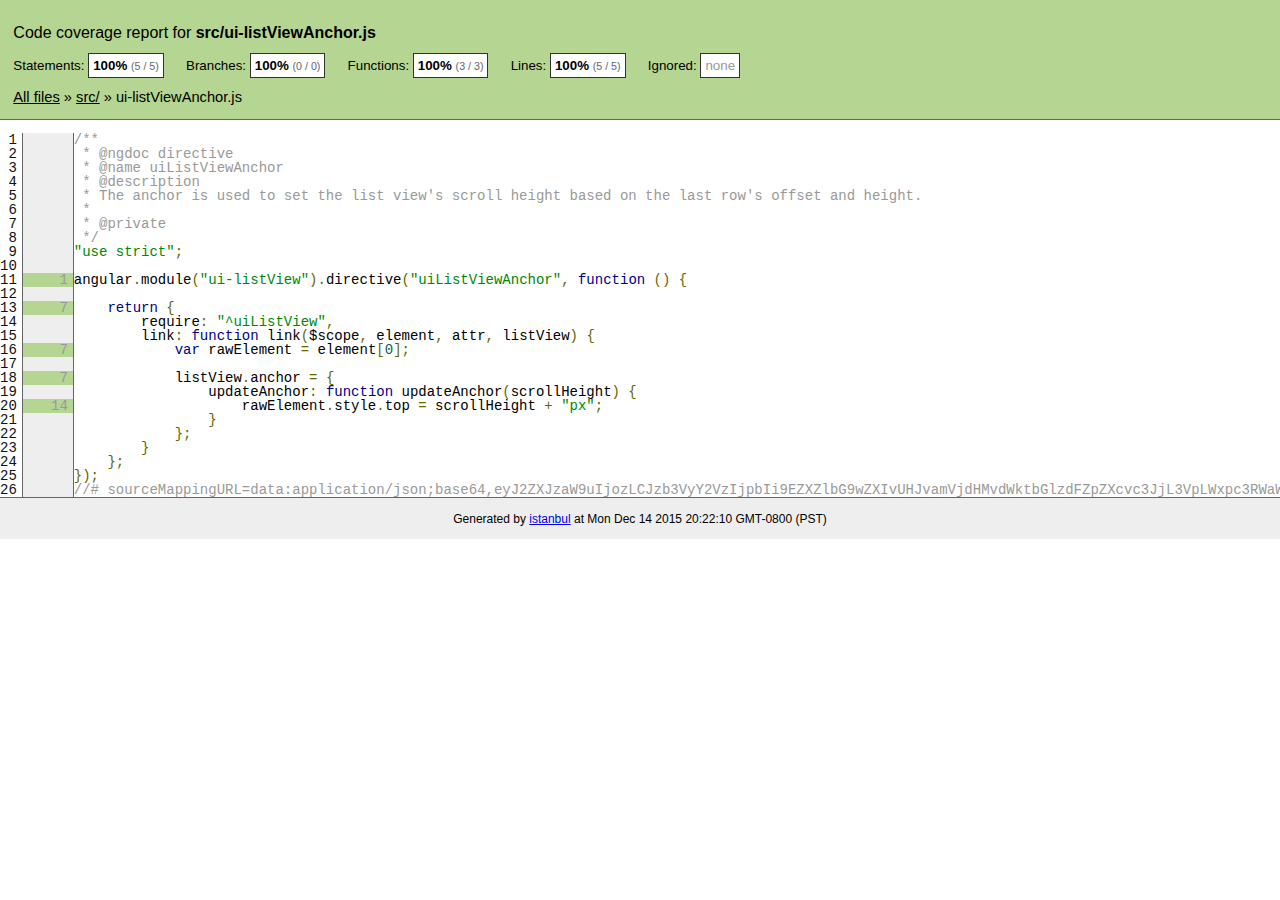
<file: bower_components/ui-listView/reports/coverage/html/src/ui-listViewAnchor.js.html>
<!doctype html>
<html lang="en">
<head>
    <title>Code coverage report for src/ui-listViewAnchor.js</title>
    <meta charset="utf-8">
    <link rel="stylesheet" href="../prettify.css">
    <link rel="stylesheet" href="../base.css">
    <style type='text/css'>
        div.coverage-summary .sorter {
            background-image: url(../sort-arrow-sprite.png);
        }
    </style>
</head>
<body>
<div class="header high">
    <h1>Code coverage report for <span class="entity">src/ui-listViewAnchor.js</span></h1>
    <h2>
        Statements: <span class="metric">100% <small>(5 / 5)</small></span> &nbsp;&nbsp;&nbsp;&nbsp;
        Branches: <span class="metric">100% <small>(0 / 0)</small></span> &nbsp;&nbsp;&nbsp;&nbsp;
        Functions: <span class="metric">100% <small>(3 / 3)</small></span> &nbsp;&nbsp;&nbsp;&nbsp;
        Lines: <span class="metric">100% <small>(5 / 5)</small></span> &nbsp;&nbsp;&nbsp;&nbsp;
        Ignored: <span class="metric"><span class="ignore-none">none</span></span> &nbsp;&nbsp;&nbsp;&nbsp;
    </h2>
    <div class="path"><a href="../index.html">All files</a> &#187; <a href="index.html">src/</a> &#187; ui-listViewAnchor.js</div>
</div>
<div class="body">
<pre><table class="coverage">
<tr><td class="line-count">1
2
3
4
5
6
7
8
9
10
11
12
13
14
15
16
17
18
19
20
21
22
23
24
25
26</td><td class="line-coverage"><span class="cline-any cline-neutral">&nbsp;</span>
<span class="cline-any cline-neutral">&nbsp;</span>
<span class="cline-any cline-neutral">&nbsp;</span>
<span class="cline-any cline-neutral">&nbsp;</span>
<span class="cline-any cline-neutral">&nbsp;</span>
<span class="cline-any cline-neutral">&nbsp;</span>
<span class="cline-any cline-neutral">&nbsp;</span>
<span class="cline-any cline-neutral">&nbsp;</span>
<span class="cline-any cline-neutral">&nbsp;</span>
<span class="cline-any cline-neutral">&nbsp;</span>
<span class="cline-any cline-yes">1</span>
<span class="cline-any cline-neutral">&nbsp;</span>
<span class="cline-any cline-yes">7</span>
<span class="cline-any cline-neutral">&nbsp;</span>
<span class="cline-any cline-neutral">&nbsp;</span>
<span class="cline-any cline-yes">7</span>
<span class="cline-any cline-neutral">&nbsp;</span>
<span class="cline-any cline-yes">7</span>
<span class="cline-any cline-neutral">&nbsp;</span>
<span class="cline-any cline-yes">14</span>
<span class="cline-any cline-neutral">&nbsp;</span>
<span class="cline-any cline-neutral">&nbsp;</span>
<span class="cline-any cline-neutral">&nbsp;</span>
<span class="cline-any cline-neutral">&nbsp;</span>
<span class="cline-any cline-neutral">&nbsp;</span>
<span class="cline-any cline-neutral">&nbsp;</span></td><td class="text"><pre class="prettyprint lang-js">/**
 * @ngdoc directive
 * @name uiListViewAnchor
 * @description
 * The anchor is used to set the list view's scroll height based on the last row's offset and height.
 * 
 * @private
 */
"use strict";
&nbsp;
angular.module("ui-listView").directive("uiListViewAnchor", function () {
&nbsp;
    return {
        require: "^uiListView",
        link: function link($scope, element, attr, listView) {
            var rawElement = element[0];
&nbsp;
            listView.anchor = {
                updateAnchor: function updateAnchor(scrollHeight) {
                    rawElement.style.top = scrollHeight + "px";
                }
            };
        }
    };
});
//# sourceMappingURL=[data-uri]</pre></td></tr>
</table></pre>

</div>
<div class="footer">
    <div class="meta">Generated by <a href="http://istanbul-js.org/" target="_blank">istanbul</a> at Mon Dec 14 2015 20:22:10 GMT-0800 (PST)</div>
</div>
<script src="../prettify.js"></script>
<script>
window.onload = function () {
        if (typeof prettyPrint === 'function') {
            prettyPrint();
        }
};
</script>
<script src="../sorter.js"></script>
</body>
</html>
</file>
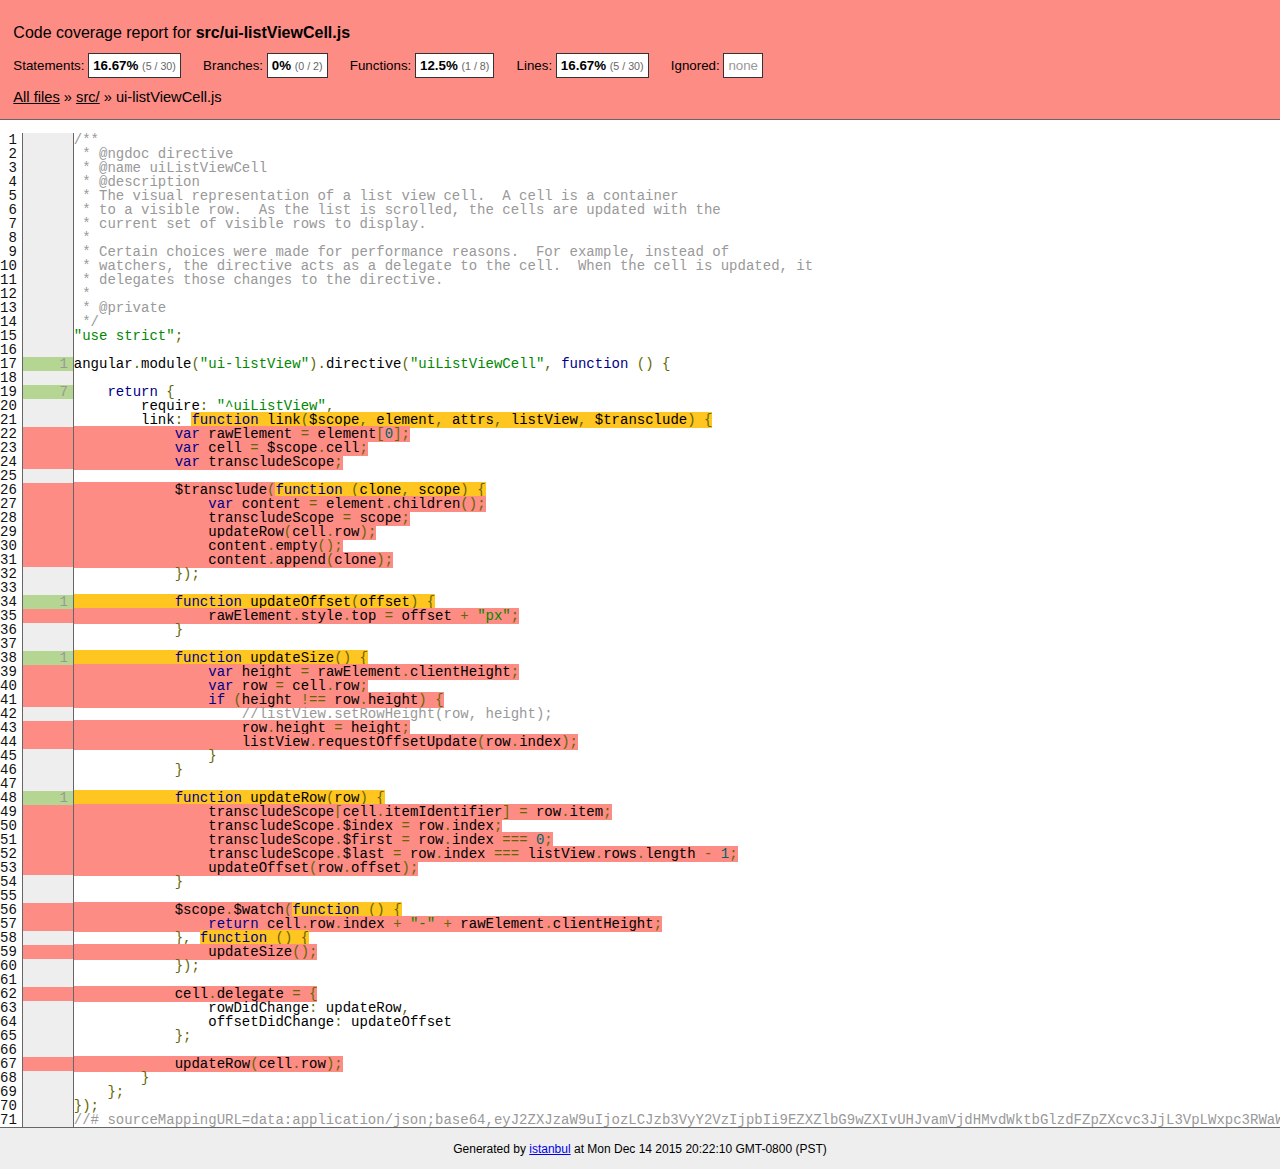
<file: bower_components/ui-listView/reports/coverage/html/src/ui-listViewCell.js.html>
<!doctype html>
<html lang="en">
<head>
    <title>Code coverage report for src/ui-listViewCell.js</title>
    <meta charset="utf-8">
    <link rel="stylesheet" href="../prettify.css">
    <link rel="stylesheet" href="../base.css">
    <style type='text/css'>
        div.coverage-summary .sorter {
            background-image: url(../sort-arrow-sprite.png);
        }
    </style>
</head>
<body>
<div class="header low">
    <h1>Code coverage report for <span class="entity">src/ui-listViewCell.js</span></h1>
    <h2>
        Statements: <span class="metric">16.67% <small>(5 / 30)</small></span> &nbsp;&nbsp;&nbsp;&nbsp;
        Branches: <span class="metric">0% <small>(0 / 2)</small></span> &nbsp;&nbsp;&nbsp;&nbsp;
        Functions: <span class="metric">12.5% <small>(1 / 8)</small></span> &nbsp;&nbsp;&nbsp;&nbsp;
        Lines: <span class="metric">16.67% <small>(5 / 30)</small></span> &nbsp;&nbsp;&nbsp;&nbsp;
        Ignored: <span class="metric"><span class="ignore-none">none</span></span> &nbsp;&nbsp;&nbsp;&nbsp;
    </h2>
    <div class="path"><a href="../index.html">All files</a> &#187; <a href="index.html">src/</a> &#187; ui-listViewCell.js</div>
</div>
<div class="body">
<pre><table class="coverage">
<tr><td class="line-count">1
2
3
4
5
6
7
8
9
10
11
12
13
14
15
16
17
18
19
20
21
22
23
24
25
26
27
28
29
30
31
32
33
34
35
36
37
38
39
40
41
42
43
44
45
46
47
48
49
50
51
52
53
54
55
56
57
58
59
60
61
62
63
64
65
66
67
68
69
70
71</td><td class="line-coverage"><span class="cline-any cline-neutral">&nbsp;</span>
<span class="cline-any cline-neutral">&nbsp;</span>
<span class="cline-any cline-neutral">&nbsp;</span>
<span class="cline-any cline-neutral">&nbsp;</span>
<span class="cline-any cline-neutral">&nbsp;</span>
<span class="cline-any cline-neutral">&nbsp;</span>
<span class="cline-any cline-neutral">&nbsp;</span>
<span class="cline-any cline-neutral">&nbsp;</span>
<span class="cline-any cline-neutral">&nbsp;</span>
<span class="cline-any cline-neutral">&nbsp;</span>
<span class="cline-any cline-neutral">&nbsp;</span>
<span class="cline-any cline-neutral">&nbsp;</span>
<span class="cline-any cline-neutral">&nbsp;</span>
<span class="cline-any cline-neutral">&nbsp;</span>
<span class="cline-any cline-neutral">&nbsp;</span>
<span class="cline-any cline-neutral">&nbsp;</span>
<span class="cline-any cline-yes">1</span>
<span class="cline-any cline-neutral">&nbsp;</span>
<span class="cline-any cline-yes">7</span>
<span class="cline-any cline-neutral">&nbsp;</span>
<span class="cline-any cline-neutral">&nbsp;</span>
<span class="cline-any cline-no">&nbsp;</span>
<span class="cline-any cline-no">&nbsp;</span>
<span class="cline-any cline-no">&nbsp;</span>
<span class="cline-any cline-neutral">&nbsp;</span>
<span class="cline-any cline-no">&nbsp;</span>
<span class="cline-any cline-no">&nbsp;</span>
<span class="cline-any cline-no">&nbsp;</span>
<span class="cline-any cline-no">&nbsp;</span>
<span class="cline-any cline-no">&nbsp;</span>
<span class="cline-any cline-no">&nbsp;</span>
<span class="cline-any cline-neutral">&nbsp;</span>
<span class="cline-any cline-neutral">&nbsp;</span>
<span class="cline-any cline-yes">1</span>
<span class="cline-any cline-no">&nbsp;</span>
<span class="cline-any cline-neutral">&nbsp;</span>
<span class="cline-any cline-neutral">&nbsp;</span>
<span class="cline-any cline-yes">1</span>
<span class="cline-any cline-no">&nbsp;</span>
<span class="cline-any cline-no">&nbsp;</span>
<span class="cline-any cline-no">&nbsp;</span>
<span class="cline-any cline-neutral">&nbsp;</span>
<span class="cline-any cline-no">&nbsp;</span>
<span class="cline-any cline-no">&nbsp;</span>
<span class="cline-any cline-neutral">&nbsp;</span>
<span class="cline-any cline-neutral">&nbsp;</span>
<span class="cline-any cline-neutral">&nbsp;</span>
<span class="cline-any cline-yes">1</span>
<span class="cline-any cline-no">&nbsp;</span>
<span class="cline-any cline-no">&nbsp;</span>
<span class="cline-any cline-no">&nbsp;</span>
<span class="cline-any cline-no">&nbsp;</span>
<span class="cline-any cline-no">&nbsp;</span>
<span class="cline-any cline-neutral">&nbsp;</span>
<span class="cline-any cline-neutral">&nbsp;</span>
<span class="cline-any cline-no">&nbsp;</span>
<span class="cline-any cline-no">&nbsp;</span>
<span class="cline-any cline-neutral">&nbsp;</span>
<span class="cline-any cline-no">&nbsp;</span>
<span class="cline-any cline-neutral">&nbsp;</span>
<span class="cline-any cline-neutral">&nbsp;</span>
<span class="cline-any cline-no">&nbsp;</span>
<span class="cline-any cline-neutral">&nbsp;</span>
<span class="cline-any cline-neutral">&nbsp;</span>
<span class="cline-any cline-neutral">&nbsp;</span>
<span class="cline-any cline-neutral">&nbsp;</span>
<span class="cline-any cline-no">&nbsp;</span>
<span class="cline-any cline-neutral">&nbsp;</span>
<span class="cline-any cline-neutral">&nbsp;</span>
<span class="cline-any cline-neutral">&nbsp;</span>
<span class="cline-any cline-neutral">&nbsp;</span></td><td class="text"><pre class="prettyprint lang-js">/**
 * @ngdoc directive
 * @name uiListViewCell
 * @description
 * The visual representation of a list view cell.  A cell is a container
 * to a visible row.  As the list is scrolled, the cells are updated with the
 * current set of visible rows to display.
 * 
 * Certain choices were made for performance reasons.  For example, instead of
 * watchers, the directive acts as a delegate to the cell.  When the cell is updated, it
 * delegates those changes to the directive.
 * 
 * @private
 */
"use strict";
&nbsp;
angular.module("ui-listView").directive("uiListViewCell", function () {
&nbsp;
    return {
        require: "^uiListView",
        link: <span class="fstat-no" title="function not covered" >function link($scope, element, attrs, listView, $transclude) {</span>
<span class="cstat-no" title="statement not covered" >            var rawElement = element[0];</span>
<span class="cstat-no" title="statement not covered" >            var cell = $scope.cell;</span>
<span class="cstat-no" title="statement not covered" >            var transcludeScope;</span>
&nbsp;
<span class="cstat-no" title="statement not covered" >            $transclude(<span class="fstat-no" title="function not covered" >function (clone, scope) {</span></span>
<span class="cstat-no" title="statement not covered" >                var content = element.children();</span>
<span class="cstat-no" title="statement not covered" >                transcludeScope = scope;</span>
<span class="cstat-no" title="statement not covered" >                updateRow(cell.row);</span>
<span class="cstat-no" title="statement not covered" >                content.empty();</span>
<span class="cstat-no" title="statement not covered" >                content.append(clone);</span>
            });
&nbsp;
<span class="fstat-no" title="function not covered" >            function updateOffset(offset) {</span>
<span class="cstat-no" title="statement not covered" >                rawElement.style.top = offset + "px";</span>
            }
&nbsp;
<span class="fstat-no" title="function not covered" >            function updateSize() {</span>
<span class="cstat-no" title="statement not covered" >                var height = rawElement.clientHeight;</span>
<span class="cstat-no" title="statement not covered" >                var row = cell.row;</span>
<span class="cstat-no" title="statement not covered" >                if (height !== row.height) {</span>
                    //listView.setRowHeight(row, height);
<span class="cstat-no" title="statement not covered" >                    row.height = height;</span>
<span class="cstat-no" title="statement not covered" >                    listView.requestOffsetUpdate(row.index);</span>
                }
            }
&nbsp;
<span class="fstat-no" title="function not covered" >            function updateRow(row) {</span>
<span class="cstat-no" title="statement not covered" >                transcludeScope[cell.itemIdentifier] = row.item;</span>
<span class="cstat-no" title="statement not covered" >                transcludeScope.$index = row.index;</span>
<span class="cstat-no" title="statement not covered" >                transcludeScope.$first = row.index === 0;</span>
<span class="cstat-no" title="statement not covered" >                transcludeScope.$last = row.index === listView.rows.length - 1;</span>
<span class="cstat-no" title="statement not covered" >                updateOffset(row.offset);</span>
            }
&nbsp;
<span class="cstat-no" title="statement not covered" >            $scope.$watch(<span class="fstat-no" title="function not covered" >function () {</span></span>
<span class="cstat-no" title="statement not covered" >                return cell.row.index + "-" + rawElement.clientHeight;</span>
            }, <span class="fstat-no" title="function not covered" >function () {</span>
<span class="cstat-no" title="statement not covered" >                updateSize();</span>
            });
&nbsp;
<span class="cstat-no" title="statement not covered" >            cell.delegate = {</span>
                rowDidChange: updateRow,
                offsetDidChange: updateOffset
            };
&nbsp;
<span class="cstat-no" title="statement not covered" >            updateRow(cell.row);</span>
        }
    };
});
//# sourceMappingURL=[data-uri]</pre></td></tr>
</table></pre>

</div>
<div class="footer">
    <div class="meta">Generated by <a href="http://istanbul-js.org/" target="_blank">istanbul</a> at Mon Dec 14 2015 20:22:10 GMT-0800 (PST)</div>
</div>
<script src="../prettify.js"></script>
<script>
window.onload = function () {
        if (typeof prettyPrint === 'function') {
            prettyPrint();
        }
};
</script>
<script src="../sorter.js"></script>
</body>
</html>
</file>
<file: bower_components/sweetalert/example/example.css>
@import url(http://fonts.googleapis.com/css?family=Open+Sans:400,600,700,300);
@import url(http://fonts.googleapis.com/css?family=Open+Sans+Condensed:700);
body {
  background-color: #f2f4f6;
  font-family: 'Open Sans', sans-serif;
  text-align: center; }

h1 {
  background-image: url("images/logo_big.png");
  background-image: -webkit-image-set(url("images/logo_big.png") 1x, url("images/logo_big@2x.png") 2x);
  width: 385px;
  height: 81px;
  text-indent: -9999px;
  white-space: nowrap;
  margin: 50px auto; }
  @media all and (max-width: 420px) {
    h1 {
      width: 300px;
      background-size: contain;
      background-repeat: no-repeat;
      background-position: center; } }
  @media all and (max-width: 330px) {
    h1 {
      width: 250px; } }

h2 {
  font-size: 20px;
  color: #A9B2BC;
  line-height: 25px;
  text-transform: uppercase;
  font-weight: 300;
  text-align: center;
  display: block; }

h3 {
  font-size: 28px;
  color: #C7CCD1;
  text-transform: uppercase;
  font-family: 'Open Sans Condensed', sans-serif;
  margin-top: 100px;
  text-align: center;
  position: relative; }
  h3#download-section {
    margin-top: 50px;
    padding-top: 40px; }
  h3::after {
    content: "";
    background-color: #e2e5e8;
    height: 4px;
    width: 700px;
    left: 50%;
    margin-left: -350px;
    position: absolute;
    margin-top: -50px;
    border-radius: 2px; }
    @media all and (max-width: 740px) {
      h3::after {
        width: auto;
        left: 20px;
        right: 20px;
        margin-left: 0; } }

a {
  text-decoration: none; }

p {
  max-width: 826px;
  margin: 30px auto;
  font-size: 17px;
  font-weight: 300;
  color: #848D94;
  line-height: 25px;
  text-align: left; }
  p.center {
    text-align: center; }
  p strong {
    color: #8A8F94;
    font-weight: 600; }
  p a {
    color: #9ECADF;
    font-weight: 600; }
    p a:hover {
      text-decoration: underline; }
    p a.twitter {
      color: #5eaade; }
    p a.dribbble {
      color: #f26798; }
    p a.github {
      color: #323131; }

button, .button {
  background-color: #AEDEF4;
  color: white;
  border: none;
  box-shadow: none;
  font-size: 17px;
  font-weight: 500;
  font-weight: 600;
  border-radius: 3px;
  padding: 15px 35px;
  margin: 26px 5px 0 5px;
  cursor: pointer; }
  button:focus, .button:focus {
    outline: none; }
  button:hover, .button:hover {
    background-color: #a1d9f2; }
  button:active, .button:active {
    background-color: #81ccee; }
  button.cancel, .button.cancel {
    background-color: #D0D0D0; }
    button.cancel:hover, .button.cancel:hover {
      background-color: #c8c8c8; }
    button.cancel:active, .button.cancel:active {
      background-color: #b6b6b6; }
  button.download, .button.download {
    position: fixed;
    right: 30px;
    top: 0;
    background-color: rgba(255, 255, 255, 0.9);
    color: #ABCADA;
    font-weight: 500;
    text-transform: uppercase;
    z-index: 3; }
    @media all and (max-width: 1278px) {
      button.download, .button.download {
        display: none; } }

.center-container {
  max-width: 700px;
  margin: 70px auto; }

pre {
  background-color: #49483e;
  color: #f8f8f2;
  padding: 10px;
  border-radius: 5px;
  white-space: pre-line;
  text-align: left;
  font-size: 14px;
  max-width: 600px; }
  pre .str {
    color: #e6db74; }
  pre .func {
    color: #66d9ef; }
  pre .val {
    color: #a381ff; }
  pre .tag {
    color: #e92772; }
  pre .attr {
    color: #a6e22d; }
  pre .arg {
    color: #fd9720; }

.showcase {
  background-color: #eceef0;
  padding: 20px;
  display: inline-block;
  width: 383px;
  vertical-align: top;
  position: relative; }
  @media all and (max-width: 865px) {
    .showcase {
      margin: 5px auto;
      padding: 46px 20px; } }
  @media all and (max-width: 440px) {
    .showcase {
      width: auto; } }
  .showcase h4 {
    font-size: 16px;
    color: #BCBCBC;
    line-height: 22px;
    margin: 0 auto;
    font-weight: 400; }
  .showcase.sweet h4 {
    width: 117px;
    height: 25px;
    margin-top: -3px;
    text-indent: -9999px;
    background-image: url("images/logo_small.png");
    background-image: -webkit-image-set(url("images/logo_small.png") 1x, url("images/logo_small@2x.png") 2x); }
  .showcase h5 {
    margin-bottom: -7px;
    text-align: left;
    font-weight: 500;
    text-transform: uppercase;
    color: #c2c2c2; }
  .showcase button {
    margin-bottom: 10px; }
  .showcase .vs-icon {
    background-image: url("images/vs_icon.png");
    background-image: -webkit-image-set(url("images/vs_icon.png") 1x, url("images/vs_icon@2x.png") 2x);
    width: 69px;
    height: 69px;
    position: absolute;
    right: -34px;
    top: 60px;
    z-index: 2; }
    @media all and (max-width: 865px) {
      .showcase .vs-icon {
        margin: 5px auto;
        right: auto;
        left: 50%;
        margin-left: -35px;
        top: auto;
        bottom: -35px; } }

ul.examples {
  list-style-type: none;
  width: 700px;
  margin: 0 auto;
  text-align: left;
  padding-left: 0; }
  @media all and (max-width: 758px) {
    ul.examples {
      width: auto; } }
  ul.examples li {
    padding-left: 0; }
  ul.examples .ui, ul.examples pre {
    display: inline-block;
    vertical-align: top; }
    @media all and (max-width: 758px) {
      ul.examples .ui, ul.examples pre {
        display: block;
        max-width: none;
        margin: 0 auto; } }
  ul.examples .ui {
    width: 300px;
    text-align: center; }
    ul.examples .ui button {
      margin-top: 12px; }
    ul.examples .ui p {
      text-align: center;
      margin-bottom: 0; }
  ul.examples pre {
    max-width: 370px;
    margin-top: 67px; }
    @media all and (max-width: 758px) {
      ul.examples pre {
        margin-top: 16px !important;
        margin-bottom: 60px; } }
  ul.examples .warning pre {
    margin-top: 93px; }

ol {
  max-width: 700px;
  margin: 70px auto;
  list-style-position: inside;
  padding-left: 0; }
  ol li {
    color: #A7ADB2; }
    ol li p {
      margin-bottom: 10px; }

table {
  width: 700px;
  font-size: 14px;
  color: #8a8f94;
  margin: 10px auto;
  text-align: left;
  border-collapse: collapse; }
  @media all and (max-width: 750px) {
    table {
      width: auto;
      margin: 10px 20px; } }
  table th {
    background-color: white;
    padding: 9px;
    color: #acb9be;
    font-weight: 400;
    text-align: center;
    position: relative; }
    table th .border-left, table th .border-right {
      position: absolute;
      background-color: white;
      border-radius: 50%;
      top: 0;
      left: -17px;
      width: 37px;
      height: 37px; }
    table th .border-right {
      left: auto;
      right: -17px; }
    @media all and (max-width: 750px) {
      table th:nth-child(2) {
        display: none; } }
  table td {
    padding: 10px 20px;
    vertical-align: top; }
    table td:first-child {
      padding-left: 0px; }
    table td:last-child {
      padding-right: 0px; }
    @media all and (max-width: 750px) {
      table td:nth-child(2) {
        display: none; } }
    @media all and (max-width: 360px) {
      table td {
        padding: 10px 4px; }
        table td b {
          font-size: 13px; } }

footer {
  margin-top: 100px;
  padding-bottom: 30px;
  color: #9A999F;
  display: inline-block;
  position: relative;
  color: gray;
  font-weight: 400;
  color: #93a1aa;
  font-weight: 300; }
  footer .te-logo {
    text-indent: -99999px;
    background-size: contain;
    background-repeat: no-repeat;
    background-position: center center;
    height: 16px;
    width: 16px;
    display: inline-block;
    margin-right: 5px;
    background-image: url("images/te-logo-small.svg");
    position: absolute;
    left: -22px;
    top: 3px; }

.sweet-alert.twitter {
  font-family: "Helvetica Neue", Helvetica, Arial, sans-serif;
  padding: 15px;
  padding-top: 55px;
  text-align: right;
  border-radius: 6px;
  box-shadow: 0px 0px 0px 1px rgba(0, 0, 0, 0.11), 0px 6px 30px rgba(0, 0, 0, 0.14); }
  .sweet-alert.twitter ~ .sweet-overlay {
    background: rgba(41, 47, 51, 0.9); }
  .sweet-alert.twitter h2 {
    position: absolute;
    top: 0;
    left: 0;
    right: 0;
    height: 40px;
    line-height: 40px;
    font-size: 16px;
    font-weight: 400;
    color: #8899a6;
    margin: 0;
    color: #66757f;
    border-bottom: 1px solid #e1e8ed; }
  .sweet-alert.twitter p {
    display: block;
    text-align: center;
    color: #66757f;
    font-weight: 400;
    font-size: 13px;
    margin-top: 7px; }
  .sweet-alert.twitter .sa-button-container {
    background-color: #f5f8fa;
    border-top: 1px solid #e1e8ed;
    box-shadow: 0px -1px 0px white;
    margin: -15px;
    margin-top: 0; }
  .sweet-alert.twitter[data-has-confirm-button=false][data-has-cancel-button=false] {
    padding-bottom: 10px; }
    .sweet-alert.twitter[data-has-confirm-button=false][data-has-cancel-button=false] .sa-button-container {
      display: none; }
  .sweet-alert.twitter button {
    border-radius: 2px;
    box-shadow: none !important;
    text-shadow: 0px -1px 0px rgba(0, 0, 0, 0.3);
    margin: 17px 0px;
    border-radius: 4px;
    font-size: 14px;
    font-weight: 600;
    padding: 8px 16px;
    position: relative; }
    .sweet-alert.twitter button:focus, .sweet-alert.twitter button.cancel:focus {
      box-shadow: none !important; }
      .sweet-alert.twitter button:focus::before, .sweet-alert.twitter button.cancel:focus::before {
        content: "";
        position: absolute;
        left: -5px;
        top: -5px;
        right: -5px;
        bottom: -5px;
        border: 2px solid #a5b0b4;
        border-radius: 8px; }
    .sweet-alert.twitter button.confirm {
      background-color: #55acee !important;
      background-image: linear-gradient(transparent, rgba(0, 0, 0, 0.05));
      -ms-filter: "progid:DXImageTransform.Microsoft.gradient(startColorstr=#00000000, endColorstr=#0C000000)";
      border: 1px solid #3b88c3;
      box-shadow: inset 0 1px 0 rgba(255, 255, 255, 0.15);
      margin-right: 15px; }
      .sweet-alert.twitter button.confirm:hover {
        background-color: #55acee;
        background-image: linear-gradient(transparent, rgba(0, 0, 0, 0.15));
        -ms-filter: "progid:DXImageTransform.Microsoft.gradient(startColorstr=#00000000, endColorstr=#26000000)";
        border-color: #3b88c3; }
    .sweet-alert.twitter button.cancel {
      color: #66757e;
      background-color: #f5f8fa;
      background-image: linear-gradient(#fff, #f5f8fa);
      text-shadow: 0px -1px 0px white;
      margin-right: 9px;
      border: 1px solid #e1e8ed; }
      .sweet-alert.twitter button.cancel:hover, .sweet-alert.twitter button.cancel:focus:hover {
        background-color: #e1e8ed;
        background-image: linear-gradient(#fff, #e1e8ed);
        -ms-filter: "progid:DXImageTransform.Microsoft.gradient(enabled=false)";
        border-color: #e1e8ed; }
      .sweet-alert.twitter button.cancel:focus {
        background: #fff;
        border-color: #fff; }
  .sweet-alert.twitter .sa-icon {
    transform: scale(0.72);
    margin-bottom: -2px;
    margin-top: -10px; }
  .sweet-alert.twitter input {
    border: 1px solid #e1e8ed;
    border-radius: 3px;
    padding: 10px 7px;
    height: auto;
    box-shadow: none;
    font-size: 13px;
    margin: 10px 0; }
    .sweet-alert.twitter input:focus {
      border-color: #94A1A6;
      box-shadow: inset 0 0 0 1px rgba(77, 99, 107, 0.7); }
  .sweet-alert.twitter fieldset .sa-input-error {
    display: none; }
  .sweet-alert.twitter .sa-error-container {
    text-align: center;
    border: none;
    background-color: #fbedc0;
    margin-bottom: 6px; }
    .sweet-alert.twitter .sa-error-container.show {
      border: 1px solid #f0e1b9; }
    .sweet-alert.twitter .sa-error-container .icon {
      display: none; }
    .sweet-alert.twitter .sa-error-container p {
      color: #292f33;
      font-weight: 600;
      margin-top: 0; }
</file>
<file: bower_components/sweetalert/dist/sweetalert.css>
body.stop-scrolling {
  height: 100%;
  overflow: hidden; }

.sweet-overlay {
  background-color: black;
  /* IE8 */
  -ms-filter: "progid:DXImageTransform.Microsoft.Alpha(Opacity=40)";
  /* IE8 */
  background-color: rgba(0, 0, 0, 0.4);
  position: fixed;
  left: 0;
  right: 0;
  top: 0;
  bottom: 0;
  display: none;
  z-index: 10000; }

.sweet-alert {
  background-color: white;
  font-family: 'Open Sans', 'Helvetica Neue', Helvetica, Arial, sans-serif;
  width: 478px;
  padding: 17px;
  border-radius: 5px;
  text-align: center;
  position: fixed;
  left: 50%;
  top: 50%;
  margin-left: -256px;
  margin-top: -200px;
  overflow: hidden;
  display: none;
  z-index: 99999; }
  @media all and (max-width: 540px) {
    .sweet-alert {
      width: auto;
      margin-left: 0;
      margin-right: 0;
      left: 15px;
      right: 15px; } }
  .sweet-alert h2 {
    color: #575757;
    font-size: 30px;
    text-align: center;
    font-weight: 600;
    text-transform: none;
    position: relative;
    margin: 25px 0;
    padding: 0;
    line-height: 40px;
    display: block; }
  .sweet-alert p {
    color: #797979;
    font-size: 16px;
    text-align: center;
    font-weight: 300;
    position: relative;
    text-align: inherit;
    float: none;
    margin: 0;
    padding: 0;
    line-height: normal; }
  .sweet-alert fieldset {
    border: none;
    position: relative; }
  .sweet-alert .sa-error-container {
    background-color: #f1f1f1;
    margin-left: -17px;
    margin-right: -17px;
    overflow: hidden;
    padding: 0 10px;
    max-height: 0;
    webkit-transition: padding 0.15s, max-height 0.15s;
    transition: padding 0.15s, max-height 0.15s; }
    .sweet-alert .sa-error-container.show {
      padding: 10px 0;
      max-height: 100px;
      webkit-transition: padding 0.2s, max-height 0.2s;
      transition: padding 0.25s, max-height 0.25s; }
    .sweet-alert .sa-error-container .icon {
      display: inline-block;
      width: 24px;
      height: 24px;
      border-radius: 50%;
      background-color: #ea7d7d;
      color: white;
      line-height: 24px;
      text-align: center;
      margin-right: 3px; }
    .sweet-alert .sa-error-container p {
      display: inline-block; }
  .sweet-alert .sa-input-error {
    position: absolute;
    top: 29px;
    right: 26px;
    width: 20px;
    height: 20px;
    opacity: 0;
    -webkit-transform: scale(0.5);
    transform: scale(0.5);
    -webkit-transform-origin: 50% 50%;
    transform-origin: 50% 50%;
    -webkit-transition: all 0.1s;
    transition: all 0.1s; }
    .sweet-alert .sa-input-error::before, .sweet-alert .sa-input-error::after {
      content: "";
      width: 20px;
      height: 6px;
      background-color: #f06e57;
      border-radius: 3px;
      position: absolute;
      top: 50%;
      margin-top: -4px;
      left: 50%;
      margin-left: -9px; }
    .sweet-alert .sa-input-error::before {
      -webkit-transform: rotate(-45deg);
      transform: rotate(-45deg); }
    .sweet-alert .sa-input-error::after {
      -webkit-transform: rotate(45deg);
      transform: rotate(45deg); }
    .sweet-alert .sa-input-error.show {
      opacity: 1;
      -webkit-transform: scale(1);
      transform: scale(1); }
  .sweet-alert input {
    width: 100%;
    box-sizing: border-box;
    border-radius: 3px;
    border: 1px solid #d7d7d7;
    height: 43px;
    margin-top: 10px;
    margin-bottom: 17px;
    font-size: 18px;
    box-shadow: inset 0px 1px 1px rgba(0, 0, 0, 0.06);
    padding: 0 12px;
    display: none;
    -webkit-transition: all 0.3s;
    transition: all 0.3s; }
    .sweet-alert input:focus {
      outline: none;
      box-shadow: 0px 0px 3px #c4e6f5;
      border: 1px solid #b4dbed; }
      .sweet-alert input:focus::-moz-placeholder {
        transition: opacity 0.3s 0.03s ease;
        opacity: 0.5; }
      .sweet-alert input:focus:-ms-input-placeholder {
        transition: opacity 0.3s 0.03s ease;
        opacity: 0.5; }
      .sweet-alert input:focus::-webkit-input-placeholder {
        transition: opacity 0.3s 0.03s ease;
        opacity: 0.5; }
    .sweet-alert input::-moz-placeholder {
      color: #bdbdbd; }
    .sweet-alert input:-ms-input-placeholder {
      color: #bdbdbd; }
    .sweet-alert input::-webkit-input-placeholder {
      color: #bdbdbd; }
  .sweet-alert.show-input input {
    display: block; }
  .sweet-alert .sa-confirm-button-container {
    display: inline-block;
    position: relative; }
  .sweet-alert .la-ball-fall {
    position: absolute;
    left: 50%;
    top: 50%;
    margin-left: -27px;
    margin-top: 4px;
    opacity: 0;
    visibility: hidden; }
  .sweet-alert button {
    background-color: #8CD4F5;
    color: white;
    border: none;
    box-shadow: none;
    font-size: 17px;
    font-weight: 500;
    -webkit-border-radius: 4px;
    border-radius: 5px;
    padding: 10px 32px;
    margin: 26px 5px 0 5px;
    cursor: pointer; }
    .sweet-alert button:focus {
      outline: none;
      box-shadow: 0 0 2px rgba(128, 179, 235, 0.5), inset 0 0 0 1px rgba(0, 0, 0, 0.05); }
    .sweet-alert button:hover {
      background-color: #7ecff4; }
    .sweet-alert button:active {
      background-color: #5dc2f1; }
    .sweet-alert button.cancel {
      background-color: #C1C1C1; }
      .sweet-alert button.cancel:hover {
        background-color: #b9b9b9; }
      .sweet-alert button.cancel:active {
        background-color: #a8a8a8; }
      .sweet-alert button.cancel:focus {
        box-shadow: rgba(197, 205, 211, 0.8) 0px 0px 2px, rgba(0, 0, 0, 0.0470588) 0px 0px 0px 1px inset !important; }
    .sweet-alert button[disabled] {
      opacity: .6;
      cursor: default; }
    .sweet-alert button.confirm[disabled] {
      color: transparent; }
      .sweet-alert button.confirm[disabled] ~ .la-ball-fall {
        opacity: 1;
        visibility: visible;
        transition-delay: 0s; }
    .sweet-alert button::-moz-focus-inner {
      border: 0; }
  .sweet-alert[data-has-cancel-button=false] button {
    box-shadow: none !important; }
  .sweet-alert[data-has-confirm-button=false][data-has-cancel-button=false] {
    padding-bottom: 40px; }
  .sweet-alert .sa-icon {
    width: 80px;
    height: 80px;
    border: 4px solid gray;
    -webkit-border-radius: 40px;
    border-radius: 40px;
    border-radius: 50%;
    margin: 20px auto;
    padding: 0;
    position: relative;
    box-sizing: content-box; }
    .sweet-alert .sa-icon.sa-error {
      border-color: #F27474; }
      .sweet-alert .sa-icon.sa-error .sa-x-mark {
        position: relative;
        display: block; }
      .sweet-alert .sa-icon.sa-error .sa-line {
        position: absolute;
        height: 5px;
        width: 47px;
        background-color: #F27474;
        display: block;
        top: 37px;
        border-radius: 2px; }
        .sweet-alert .sa-icon.sa-error .sa-line.sa-left {
          -webkit-transform: rotate(45deg);
          transform: rotate(45deg);
          left: 17px; }
        .sweet-alert .sa-icon.sa-error .sa-line.sa-right {
          -webkit-transform: rotate(-45deg);
          transform: rotate(-45deg);
          right: 16px; }
    .sweet-alert .sa-icon.sa-warning {
      border-color: #F8BB86; }
      .sweet-alert .sa-icon.sa-warning .sa-body {
        position: absolute;
        width: 5px;
        height: 47px;
        left: 50%;
        top: 10px;
        -webkit-border-radius: 2px;
        border-radius: 2px;
        margin-left: -2px;
        background-color: #F8BB86; }
      .sweet-alert .sa-icon.sa-warning .sa-dot {
        position: absolute;
        width: 7px;
        height: 7px;
        -webkit-border-radius: 50%;
        border-radius: 50%;
        margin-left: -3px;
        left: 50%;
        bottom: 10px;
        background-color: #F8BB86; }
    .sweet-alert .sa-icon.sa-info {
      border-color: #C9DAE1; }
      .sweet-alert .sa-icon.sa-info::before {
        content: "";
        position: absolute;
        width: 5px;
        height: 29px;
        left: 50%;
        bottom: 17px;
        border-radius: 2px;
        margin-left: -2px;
        background-color: #C9DAE1; }
      .sweet-alert .sa-icon.sa-info::after {
        content: "";
        position: absolute;
        width: 7px;
        height: 7px;
        border-radius: 50%;
        margin-left: -3px;
        top: 19px;
        background-color: #C9DAE1; }
    .sweet-alert .sa-icon.sa-success {
      border-color: #A5DC86; }
      .sweet-alert .sa-icon.sa-success::before, .sweet-alert .sa-icon.sa-success::after {
        content: '';
        -webkit-border-radius: 40px;
        border-radius: 40px;
        border-radius: 50%;
        position: absolute;
        width: 60px;
        height: 120px;
        background: white;
        -webkit-transform: rotate(45deg);
        transform: rotate(45deg); }
      .sweet-alert .sa-icon.sa-success::before {
        -webkit-border-radius: 120px 0 0 120px;
        border-radius: 120px 0 0 120px;
        top: -7px;
        left: -33px;
        -webkit-transform: rotate(-45deg);
        transform: rotate(-45deg);
        -webkit-transform-origin: 60px 60px;
        transform-origin: 60px 60px; }
      .sweet-alert .sa-icon.sa-success::after {
        -webkit-border-radius: 0 120px 120px 0;
        border-radius: 0 120px 120px 0;
        top: -11px;
        left: 30px;
        -webkit-transform: rotate(-45deg);
        transform: rotate(-45deg);
        -webkit-transform-origin: 0px 60px;
        transform-origin: 0px 60px; }
      .sweet-alert .sa-icon.sa-success .sa-placeholder {
        width: 80px;
        height: 80px;
        border: 4px solid rgba(165, 220, 134, 0.2);
        -webkit-border-radius: 40px;
        border-radius: 40px;
        border-radius: 50%;
        box-sizing: content-box;
        position: absolute;
        left: -4px;
        top: -4px;
        z-index: 2; }
      .sweet-alert .sa-icon.sa-success .sa-fix {
        width: 5px;
        height: 90px;
        background-color: white;
        position: absolute;
        left: 28px;
        top: 8px;
        z-index: 1;
        -webkit-transform: rotate(-45deg);
        transform: rotate(-45deg); }
      .sweet-alert .sa-icon.sa-success .sa-line {
        height: 5px;
        background-color: #A5DC86;
        display: block;
        border-radius: 2px;
        position: absolute;
        z-index: 2; }
        .sweet-alert .sa-icon.sa-success .sa-line.sa-tip {
          width: 25px;
          left: 14px;
          top: 46px;
          -webkit-transform: rotate(45deg);
          transform: rotate(45deg); }
        .sweet-alert .sa-icon.sa-success .sa-line.sa-long {
          width: 47px;
          right: 8px;
          top: 38px;
          -webkit-transform: rotate(-45deg);
          transform: rotate(-45deg); }
    .sweet-alert .sa-icon.sa-custom {
      background-size: contain;
      border-radius: 0;
      border: none;
      background-position: center center;
      background-repeat: no-repeat; }

/*
 * Animations
 */
@-webkit-keyframes showSweetAlert {
  0% {
    transform: scale(0.7);
    -webkit-transform: scale(0.7); }
  45% {
    transform: scale(1.05);
    -webkit-transform: scale(1.05); }
  80% {
    transform: scale(0.95);
    -webkit-transform: scale(0.95); }
  100% {
    transform: scale(1);
    -webkit-transform: scale(1); } }

@keyframes showSweetAlert {
  0% {
    transform: scale(0.7);
    -webkit-transform: scale(0.7); }
  45% {
    transform: scale(1.05);
    -webkit-transform: scale(1.05); }
  80% {
    transform: scale(0.95);
    -webkit-transform: scale(0.95); }
  100% {
    transform: scale(1);
    -webkit-transform: scale(1); } }

@-webkit-keyframes hideSweetAlert {
  0% {
    transform: scale(1);
    -webkit-transform: scale(1); }
  100% {
    transform: scale(0.5);
    -webkit-transform: scale(0.5); } }

@keyframes hideSweetAlert {
  0% {
    transform: scale(1);
    -webkit-transform: scale(1); }
  100% {
    transform: scale(0.5);
    -webkit-transform: scale(0.5); } }

@-webkit-keyframes slideFromTop {
  0% {
    top: 0%; }
  100% {
    top: 50%; } }

@keyframes slideFromTop {
  0% {
    top: 0%; }
  100% {
    top: 50%; } }

@-webkit-keyframes slideToTop {
  0% {
    top: 50%; }
  100% {
    top: 0%; } }

@keyframes slideToTop {
  0% {
    top: 50%; }
  100% {
    top: 0%; } }

@-webkit-keyframes slideFromBottom {
  0% {
    top: 70%; }
  100% {
    top: 50%; } }

@keyframes slideFromBottom {
  0% {
    top: 70%; }
  100% {
    top: 50%; } }

@-webkit-keyframes slideToBottom {
  0% {
    top: 50%; }
  100% {
    top: 70%; } }

@keyframes slideToBottom {
  0% {
    top: 50%; }
  100% {
    top: 70%; } }

.showSweetAlert[data-animation=pop] {
  -webkit-animation: showSweetAlert 0.3s;
  animation: showSweetAlert 0.3s; }

.showSweetAlert[data-animation=none] {
  -webkit-animation: none;
  animation: none; }

.showSweetAlert[data-animation=slide-from-top] {
  -webkit-animation: slideFromTop 0.3s;
  animation: slideFromTop 0.3s; }

.showSweetAlert[data-animation=slide-from-bottom] {
  -webkit-animation: slideFromBottom 0.3s;
  animation: slideFromBottom 0.3s; }

.hideSweetAlert[data-animation=pop] {
  -webkit-animation: hideSweetAlert 0.2s;
  animation: hideSweetAlert 0.2s; }

.hideSweetAlert[data-animation=none] {
  -webkit-animation: none;
  animation: none; }

.hideSweetAlert[data-animation=slide-from-top] {
  -webkit-animation: slideToTop 0.4s;
  animation: slideToTop 0.4s; }

.hideSweetAlert[data-animation=slide-from-bottom] {
  -webkit-animation: slideToBottom 0.3s;
  animation: slideToBottom 0.3s; }

@-webkit-keyframes animateSuccessTip {
  0% {
    width: 0;
    left: 1px;
    top: 19px; }
  54% {
    width: 0;
    left: 1px;
    top: 19px; }
  70% {
    width: 50px;
    left: -8px;
    top: 37px; }
  84% {
    width: 17px;
    left: 21px;
    top: 48px; }
  100% {
    width: 25px;
    left: 14px;
    top: 45px; } }

@keyframes animateSuccessTip {
  0% {
    width: 0;
    left: 1px;
    top: 19px; }
  54% {
    width: 0;
    left: 1px;
    top: 19px; }
  70% {
    width: 50px;
    left: -8px;
    top: 37px; }
  84% {
    width: 17px;
    left: 21px;
    top: 48px; }
  100% {
    width: 25px;
    left: 14px;
    top: 45px; } }

@-webkit-keyframes animateSuccessLong {
  0% {
    width: 0;
    right: 46px;
    top: 54px; }
  65% {
    width: 0;
    right: 46px;
    top: 54px; }
  84% {
    width: 55px;
    right: 0px;
    top: 35px; }
  100% {
    width: 47px;
    right: 8px;
    top: 38px; } }

@keyframes animateSuccessLong {
  0% {
    width: 0;
    right: 46px;
    top: 54px; }
  65% {
    width: 0;
    right: 46px;
    top: 54px; }
  84% {
    width: 55px;
    right: 0px;
    top: 35px; }
  100% {
    width: 47px;
    right: 8px;
    top: 38px; } }

@-webkit-keyframes rotatePlaceholder {
  0% {
    transform: rotate(-45deg);
    -webkit-transform: rotate(-45deg); }
  5% {
    transform: rotate(-45deg);
    -webkit-transform: rotate(-45deg); }
  12% {
    transform: rotate(-405deg);
    -webkit-transform: rotate(-405deg); }
  100% {
    transform: rotate(-405deg);
    -webkit-transform: rotate(-405deg); } }

@keyframes rotatePlaceholder {
  0% {
    transform: rotate(-45deg);
    -webkit-transform: rotate(-45deg); }
  5% {
    transform: rotate(-45deg);
    -webkit-transform: rotate(-45deg); }
  12% {
    transform: rotate(-405deg);
    -webkit-transform: rotate(-405deg); }
  100% {
    transform: rotate(-405deg);
    -webkit-transform: rotate(-405deg); } }

.animateSuccessTip {
  -webkit-animation: animateSuccessTip 0.75s;
  animation: animateSuccessTip 0.75s; }

.animateSuccessLong {
  -webkit-animation: animateSuccessLong 0.75s;
  animation: animateSuccessLong 0.75s; }

.sa-icon.sa-success.animate::after {
  -webkit-animation: rotatePlaceholder 4.25s ease-in;
  animation: rotatePlaceholder 4.25s ease-in; }

@-webkit-keyframes animateErrorIcon {
  0% {
    transform: rotateX(100deg);
    -webkit-transform: rotateX(100deg);
    opacity: 0; }
  100% {
    transform: rotateX(0deg);
    -webkit-transform: rotateX(0deg);
    opacity: 1; } }

@keyframes animateErrorIcon {
  0% {
    transform: rotateX(100deg);
    -webkit-transform: rotateX(100deg);
    opacity: 0; }
  100% {
    transform: rotateX(0deg);
    -webkit-transform: rotateX(0deg);
    opacity: 1; } }

.animateErrorIcon {
  -webkit-animation: animateErrorIcon 0.5s;
  animation: animateErrorIcon 0.5s; }

@-webkit-keyframes animateXMark {
  0% {
    transform: scale(0.4);
    -webkit-transform: scale(0.4);
    margin-top: 26px;
    opacity: 0; }
  50% {
    transform: scale(0.4);
    -webkit-transform: scale(0.4);
    margin-top: 26px;
    opacity: 0; }
  80% {
    transform: scale(1.15);
    -webkit-transform: scale(1.15);
    margin-top: -6px; }
  100% {
    transform: scale(1);
    -webkit-transform: scale(1);
    margin-top: 0;
    opacity: 1; } }

@keyframes animateXMark {
  0% {
    transform: scale(0.4);
    -webkit-transform: scale(0.4);
    margin-top: 26px;
    opacity: 0; }
  50% {
    transform: scale(0.4);
    -webkit-transform: scale(0.4);
    margin-top: 26px;
    opacity: 0; }
  80% {
    transform: scale(1.15);
    -webkit-transform: scale(1.15);
    margin-top: -6px; }
  100% {
    transform: scale(1);
    -webkit-transform: scale(1);
    margin-top: 0;
    opacity: 1; } }

.animateXMark {
  -webkit-animation: animateXMark 0.5s;
  animation: animateXMark 0.5s; }

@-webkit-keyframes pulseWarning {
  0% {
    border-color: #F8D486; }
  100% {
    border-color: #F8BB86; } }

@keyframes pulseWarning {
  0% {
    border-color: #F8D486; }
  100% {
    border-color: #F8BB86; } }

.pulseWarning {
  -webkit-animation: pulseWarning 0.75s infinite alternate;
  animation: pulseWarning 0.75s infinite alternate; }

@-webkit-keyframes pulseWarningIns {
  0% {
    background-color: #F8D486; }
  100% {
    background-color: #F8BB86; } }

@keyframes pulseWarningIns {
  0% {
    background-color: #F8D486; }
  100% {
    background-color: #F8BB86; } }

.pulseWarningIns {
  -webkit-animation: pulseWarningIns 0.75s infinite alternate;
  animation: pulseWarningIns 0.75s infinite alternate; }

@-webkit-keyframes rotate-loading {
  0% {
    transform: rotate(0deg); }
  100% {
    transform: rotate(360deg); } }

@keyframes rotate-loading {
  0% {
    transform: rotate(0deg); }
  100% {
    transform: rotate(360deg); } }

/* Internet Explorer 9 has some special quirks that are fixed here */
/* The icons are not animated. */
/* This file is automatically merged into sweet-alert.min.js through Gulp */
/* Error icon */
.sweet-alert .sa-icon.sa-error .sa-line.sa-left {
  -ms-transform: rotate(45deg) \9; }

.sweet-alert .sa-icon.sa-error .sa-line.sa-right {
  -ms-transform: rotate(-45deg) \9; }

/* Success icon */
.sweet-alert .sa-icon.sa-success {
  border-color: transparent\9; }

.sweet-alert .sa-icon.sa-success .sa-line.sa-tip {
  -ms-transform: rotate(45deg) \9; }

.sweet-alert .sa-icon.sa-success .sa-line.sa-long {
  -ms-transform: rotate(-45deg) \9; }

/*!
 * Load Awesome v1.1.0 (http://github.danielcardoso.net/load-awesome/)
 * Copyright 2015 Daniel Cardoso <@DanielCardoso>
 * Licensed under MIT
 */
.la-ball-fall,
.la-ball-fall > div {
  position: relative;
  -webkit-box-sizing: border-box;
  -moz-box-sizing: border-box;
  box-sizing: border-box; }

.la-ball-fall {
  display: block;
  font-size: 0;
  color: #fff; }

.la-ball-fall.la-dark {
  color: #333; }

.la-ball-fall > div {
  display: inline-block;
  float: none;
  background-color: currentColor;
  border: 0 solid currentColor; }

.la-ball-fall {
  width: 54px;
  height: 18px; }

.la-ball-fall > div {
  width: 10px;
  height: 10px;
  margin: 4px;
  border-radius: 100%;
  opacity: 0;
  -webkit-animation: ball-fall 1s ease-in-out infinite;
  -moz-animation: ball-fall 1s ease-in-out infinite;
  -o-animation: ball-fall 1s ease-in-out infinite;
  animation: ball-fall 1s ease-in-out infinite; }

.la-ball-fall > div:nth-child(1) {
  -webkit-animation-delay: -200ms;
  -moz-animation-delay: -200ms;
  -o-animation-delay: -200ms;
  animation-delay: -200ms; }

.la-ball-fall > div:nth-child(2) {
  -webkit-animation-delay: -100ms;
  -moz-animation-delay: -100ms;
  -o-animation-delay: -100ms;
  animation-delay: -100ms; }

.la-ball-fall > div:nth-child(3) {
  -webkit-animation-delay: 0ms;
  -moz-animation-delay: 0ms;
  -o-animation-delay: 0ms;
  animation-delay: 0ms; }

.la-ball-fall.la-sm {
  width: 26px;
  height: 8px; }

.la-ball-fall.la-sm > div {
  width: 4px;
  height: 4px;
  margin: 2px; }

.la-ball-fall.la-2x {
  width: 108px;
  height: 36px; }

.la-ball-fall.la-2x > div {
  width: 20px;
  height: 20px;
  margin: 8px; }

.la-ball-fall.la-3x {
  width: 162px;
  height: 54px; }

.la-ball-fall.la-3x > div {
  width: 30px;
  height: 30px;
  margin: 12px; }

/*
 * Animation
 */
@-webkit-keyframes ball-fall {
  0% {
    opacity: 0;
    -webkit-transform: translateY(-145%);
    transform: translateY(-145%); }
  10% {
    opacity: .5; }
  20% {
    opacity: 1;
    -webkit-transform: translateY(0);
    transform: translateY(0); }
  80% {
    opacity: 1;
    -webkit-transform: translateY(0);
    transform: translateY(0); }
  90% {
    opacity: .5; }
  100% {
    opacity: 0;
    -webkit-transform: translateY(145%);
    transform: translateY(145%); } }

@-moz-keyframes ball-fall {
  0% {
    opacity: 0;
    -moz-transform: translateY(-145%);
    transform: translateY(-145%); }
  10% {
    opacity: .5; }
  20% {
    opacity: 1;
    -moz-transform: translateY(0);
    transform: translateY(0); }
  80% {
    opacity: 1;
    -moz-transform: translateY(0);
    transform: translateY(0); }
  90% {
    opacity: .5; }
  100% {
    opacity: 0;
    -moz-transform: translateY(145%);
    transform: translateY(145%); } }

@-o-keyframes ball-fall {
  0% {
    opacity: 0;
    -o-transform: translateY(-145%);
    transform: translateY(-145%); }
  10% {
    opacity: .5; }
  20% {
    opacity: 1;
    -o-transform: translateY(0);
    transform: translateY(0); }
  80% {
    opacity: 1;
    -o-transform: translateY(0);
    transform: translateY(0); }
  90% {
    opacity: .5; }
  100% {
    opacity: 0;
    -o-transform: translateY(145%);
    transform: translateY(145%); } }

@keyframes ball-fall {
  0% {
    opacity: 0;
    -webkit-transform: translateY(-145%);
    -moz-transform: translateY(-145%);
    -o-transform: translateY(-145%);
    transform: translateY(-145%); }
  10% {
    opacity: .5; }
  20% {
    opacity: 1;
    -webkit-transform: translateY(0);
    -moz-transform: translateY(0);
    -o-transform: translateY(0);
    transform: translateY(0); }
  80% {
    opacity: 1;
    -webkit-transform: translateY(0);
    -moz-transform: translateY(0);
    -o-transform: translateY(0);
    transform: translateY(0); }
  90% {
    opacity: .5; }
  100% {
    opacity: 0;
    -webkit-transform: translateY(145%);
    -moz-transform: translateY(145%);
    -o-transform: translateY(145%);
    transform: translateY(145%); } }
</file>
<file: bower_components/ui-listView/reports/coverage/html/prettify.css>
.pln{color:#000}@media screen{.str{color:#080}.kwd{color:#008}.com{color:#800}.typ{color:#606}.lit{color:#066}.pun,.opn,.clo{color:#660}.tag{color:#008}.atn{color:#606}.atv{color:#080}.dec,.var{color:#606}.fun{color:red}}@media print,projection{.str{color:#060}.kwd{color:#006;font-weight:bold}.com{color:#600;font-style:italic}.typ{color:#404;font-weight:bold}.lit{color:#044}.pun,.opn,.clo{color:#440}.tag{color:#006;font-weight:bold}.atn{color:#404}.atv{color:#060}}pre.prettyprint{padding:2px;border:1px solid #888}ol.linenums{margin-top:0;margin-bottom:0}li.L0,li.L1,li.L2,li.L3,li.L5,li.L6,li.L7,li.L8{list-style-type:none}li.L1,li.L3,li.L5,li.L7,li.L9{background:#eee}
</file>
<file: bower_components/ui-listView/reports/coverage/html/base.css>
body, html {
    margin:0; padding: 0;
}
body {
    font-family: Helvetica Neue, Helvetica,Arial;
    font-size: 10pt;
}
div.header, div.footer {
    background: #eee;
    padding: 1em;
}
div.header {
    z-index: 100;
    position: fixed;
    top: 0;
    border-bottom: 1px solid #666;
    width: 100%;
}
div.footer {
    border-top: 1px solid #666;
}
div.body {
    margin-top: 10em;
}
div.meta {
    font-size: 90%;
    text-align: center;
}
h1, h2, h3 {
    font-weight: normal;
}
h1 {
    font-size: 12pt;
}
h2 {
    font-size: 10pt;
}
pre {
    font-family: Consolas, Menlo, Monaco, monospace;
    margin: 0;
    padding: 0;
    line-height: 14px;
    font-size: 14px;
    -moz-tab-size: 2;
    -o-tab-size:  2;
    tab-size: 2;
}

div.path { font-size: 110%; }
div.path a:link, div.path a:visited { color: #000; }
table.coverage { border-collapse: collapse; margin:0; padding: 0 }

table.coverage td {
    margin: 0;
    padding: 0;
    color: #111;
    vertical-align: top;
}
table.coverage td.line-count {
    width: 50px;
    text-align: right;
    padding-right: 5px;
}
table.coverage td.line-coverage {
    color: #777 !important;
    text-align: right;
    border-left: 1px solid #666;
    border-right: 1px solid #666;
}

table.coverage td.text {
}

table.coverage td span.cline-any {
    display: inline-block;
    padding: 0 5px;
    width: 40px;
}
table.coverage td span.cline-neutral {
    background: #eee;
}
table.coverage td span.cline-yes {
    background: #b5d592;
    color: #999;
}
table.coverage td span.cline-no {
    background: #fc8c84;
}

.cstat-yes { color: #111; }
.cstat-no { background: #fc8c84; color: #111; }
.fstat-no { background: #ffc520; color: #111 !important; }
.cbranch-no { background:  yellow !important; color: #111; }

.cstat-skip { background: #ddd; color: #111; }
.fstat-skip { background: #ddd; color: #111 !important; }
.cbranch-skip { background: #ddd !important; color: #111; }

.missing-if-branch {
    display: inline-block;
    margin-right: 10px;
    position: relative;
    padding: 0 4px;
    background: black;
    color: yellow;
}

.skip-if-branch {
    display: none;
    margin-right: 10px;
    position: relative;
    padding: 0 4px;
    background: #ccc;
    color: white;
}

.missing-if-branch .typ, .skip-if-branch .typ {
    color: inherit !important;
}

.entity, .metric { font-weight: bold; }
.metric { display: inline-block; border: 1px solid #333; padding: 0.3em; background: white; }
.metric small { font-size: 80%; font-weight: normal; color: #666; }

div.coverage-summary table { border-collapse: collapse; margin: 3em; font-size: 110%; }
div.coverage-summary td, div.coverage-summary table  th { margin: 0; padding: 0.25em 1em; border-top: 1px solid #666; border-bottom: 1px solid #666; }
div.coverage-summary th { text-align: left; border: 1px solid #666; background: #eee; font-weight: normal; }
div.coverage-summary th.file { border-right: none !important; }
div.coverage-summary th.pic { border-left: none !important; text-align: right; }
div.coverage-summary th.pct { border-right: none !important; }
div.coverage-summary th.abs { border-left: none !important; text-align: right; }
div.coverage-summary td.pct { text-align: right; border-left: 1px solid #666; }
div.coverage-summary td.abs { text-align: right; font-size: 90%; color: #444; border-right: 1px solid #666; }
div.coverage-summary td.file { border-left: 1px solid #666; white-space: nowrap;  }
div.coverage-summary td.pic { min-width: 120px !important;  }
div.coverage-summary a:link { text-decoration: none; color: #000; }
div.coverage-summary a:visited { text-decoration: none; color: #777; }
div.coverage-summary a:hover { text-decoration: underline; }
div.coverage-summary tfoot td { border-top: 1px solid #666; }

div.coverage-summary .sorter {
    height: 10px;
    width: 7px;
    display: inline-block;
    margin-left: 0.5em;
    background: url(sort-arrow-sprite.png) no-repeat scroll 0 0 transparent;
}
div.coverage-summary .sorted .sorter {
    background-position: 0 -20px;
}
div.coverage-summary .sorted-desc .sorter {
    background-position: 0 -10px;
}

.high { background: #b5d592 !important; }
.medium { background: #ffe87c !important; }
.low { background: #fc8c84 !important; }

span.cover-fill, span.cover-empty {
    display:inline-block;
    border:1px solid #444;
    background: white;
    height: 12px;
}
span.cover-fill {
    background: #ccc;
    border-right: 1px solid #444;
}
span.cover-empty {
    background: white;
    border-left: none;
}
span.cover-full {
    border-right: none !important;
}
pre.prettyprint {
    border: none !important;
    padding: 0 !important;
    margin: 0 !important;
}
.com { color: #999 !important; }
.ignore-none { color: #999; font-weight: normal; }
</file>
<file: bower_components/ui-listView/reports/coverage/lcov/lcov-report/prettify.css>
.pln{color:#000}@media screen{.str{color:#080}.kwd{color:#008}.com{color:#800}.typ{color:#606}.lit{color:#066}.pun,.opn,.clo{color:#660}.tag{color:#008}.atn{color:#606}.atv{color:#080}.dec,.var{color:#606}.fun{color:red}}@media print,projection{.str{color:#060}.kwd{color:#006;font-weight:bold}.com{color:#600;font-style:italic}.typ{color:#404;font-weight:bold}.lit{color:#044}.pun,.opn,.clo{color:#440}.tag{color:#006;font-weight:bold}.atn{color:#404}.atv{color:#060}}pre.prettyprint{padding:2px;border:1px solid #888}ol.linenums{margin-top:0;margin-bottom:0}li.L0,li.L1,li.L2,li.L3,li.L5,li.L6,li.L7,li.L8{list-style-type:none}li.L1,li.L3,li.L5,li.L7,li.L9{background:#eee}
</file>
<file: bower_components/ui-listView/reports/coverage/lcov/lcov-report/base.css>
body, html {
    margin:0; padding: 0;
}
body {
    font-family: Helvetica Neue, Helvetica,Arial;
    font-size: 10pt;
}
div.header, div.footer {
    background: #eee;
    padding: 1em;
}
div.header {
    z-index: 100;
    position: fixed;
    top: 0;
    border-bottom: 1px solid #666;
    width: 100%;
}
div.footer {
    border-top: 1px solid #666;
}
div.body {
    margin-top: 10em;
}
div.meta {
    font-size: 90%;
    text-align: center;
}
h1, h2, h3 {
    font-weight: normal;
}
h1 {
    font-size: 12pt;
}
h2 {
    font-size: 10pt;
}
pre {
    font-family: Consolas, Menlo, Monaco, monospace;
    margin: 0;
    padding: 0;
    line-height: 14px;
    font-size: 14px;
    -moz-tab-size: 2;
    -o-tab-size:  2;
    tab-size: 2;
}

div.path { font-size: 110%; }
div.path a:link, div.path a:visited { color: #000; }
table.coverage { border-collapse: collapse; margin:0; padding: 0 }

table.coverage td {
    margin: 0;
    padding: 0;
    color: #111;
    vertical-align: top;
}
table.coverage td.line-count {
    width: 50px;
    text-align: right;
    padding-right: 5px;
}
table.coverage td.line-coverage {
    color: #777 !important;
    text-align: right;
    border-left: 1px solid #666;
    border-right: 1px solid #666;
}

table.coverage td.text {
}

table.coverage td span.cline-any {
    display: inline-block;
    padding: 0 5px;
    width: 40px;
}
table.coverage td span.cline-neutral {
    background: #eee;
}
table.coverage td span.cline-yes {
    background: #b5d592;
    color: #999;
}
table.coverage td span.cline-no {
    background: #fc8c84;
}

.cstat-yes { color: #111; }
.cstat-no { background: #fc8c84; color: #111; }
.fstat-no { background: #ffc520; color: #111 !important; }
.cbranch-no { background:  yellow !important; color: #111; }

.cstat-skip { background: #ddd; color: #111; }
.fstat-skip { background: #ddd; color: #111 !important; }
.cbranch-skip { background: #ddd !important; color: #111; }

.missing-if-branch {
    display: inline-block;
    margin-right: 10px;
    position: relative;
    padding: 0 4px;
    background: black;
    color: yellow;
}

.skip-if-branch {
    display: none;
    margin-right: 10px;
    position: relative;
    padding: 0 4px;
    background: #ccc;
    color: white;
}

.missing-if-branch .typ, .skip-if-branch .typ {
    color: inherit !important;
}

.entity, .metric { font-weight: bold; }
.metric { display: inline-block; border: 1px solid #333; padding: 0.3em; background: white; }
.metric small { font-size: 80%; font-weight: normal; color: #666; }

div.coverage-summary table { border-collapse: collapse; margin: 3em; font-size: 110%; }
div.coverage-summary td, div.coverage-summary table  th { margin: 0; padding: 0.25em 1em; border-top: 1px solid #666; border-bottom: 1px solid #666; }
div.coverage-summary th { text-align: left; border: 1px solid #666; background: #eee; font-weight: normal; }
div.coverage-summary th.file { border-right: none !important; }
div.coverage-summary th.pic { border-left: none !important; text-align: right; }
div.coverage-summary th.pct { border-right: none !important; }
div.coverage-summary th.abs { border-left: none !important; text-align: right; }
div.coverage-summary td.pct { text-align: right; border-left: 1px solid #666; }
div.coverage-summary td.abs { text-align: right; font-size: 90%; color: #444; border-right: 1px solid #666; }
div.coverage-summary td.file { border-left: 1px solid #666; white-space: nowrap;  }
div.coverage-summary td.pic { min-width: 120px !important;  }
div.coverage-summary a:link { text-decoration: none; color: #000; }
div.coverage-summary a:visited { text-decoration: none; color: #777; }
div.coverage-summary a:hover { text-decoration: underline; }
div.coverage-summary tfoot td { border-top: 1px solid #666; }

div.coverage-summary .sorter {
    height: 10px;
    width: 7px;
    display: inline-block;
    margin-left: 0.5em;
    background: url(sort-arrow-sprite.png) no-repeat scroll 0 0 transparent;
}
div.coverage-summary .sorted .sorter {
    background-position: 0 -20px;
}
div.coverage-summary .sorted-desc .sorter {
    background-position: 0 -10px;
}

.high { background: #b5d592 !important; }
.medium { background: #ffe87c !important; }
.low { background: #fc8c84 !important; }

span.cover-fill, span.cover-empty {
    display:inline-block;
    border:1px solid #444;
    background: white;
    height: 12px;
}
span.cover-fill {
    background: #ccc;
    border-right: 1px solid #444;
}
span.cover-empty {
    background: white;
    border-left: none;
}
span.cover-full {
    border-right: none !important;
}
pre.prettyprint {
    border: none !important;
    padding: 0 !important;
    margin: 0 !important;
}
.com { color: #999 !important; }
.ignore-none { color: #999; font-weight: normal; }
</file>
